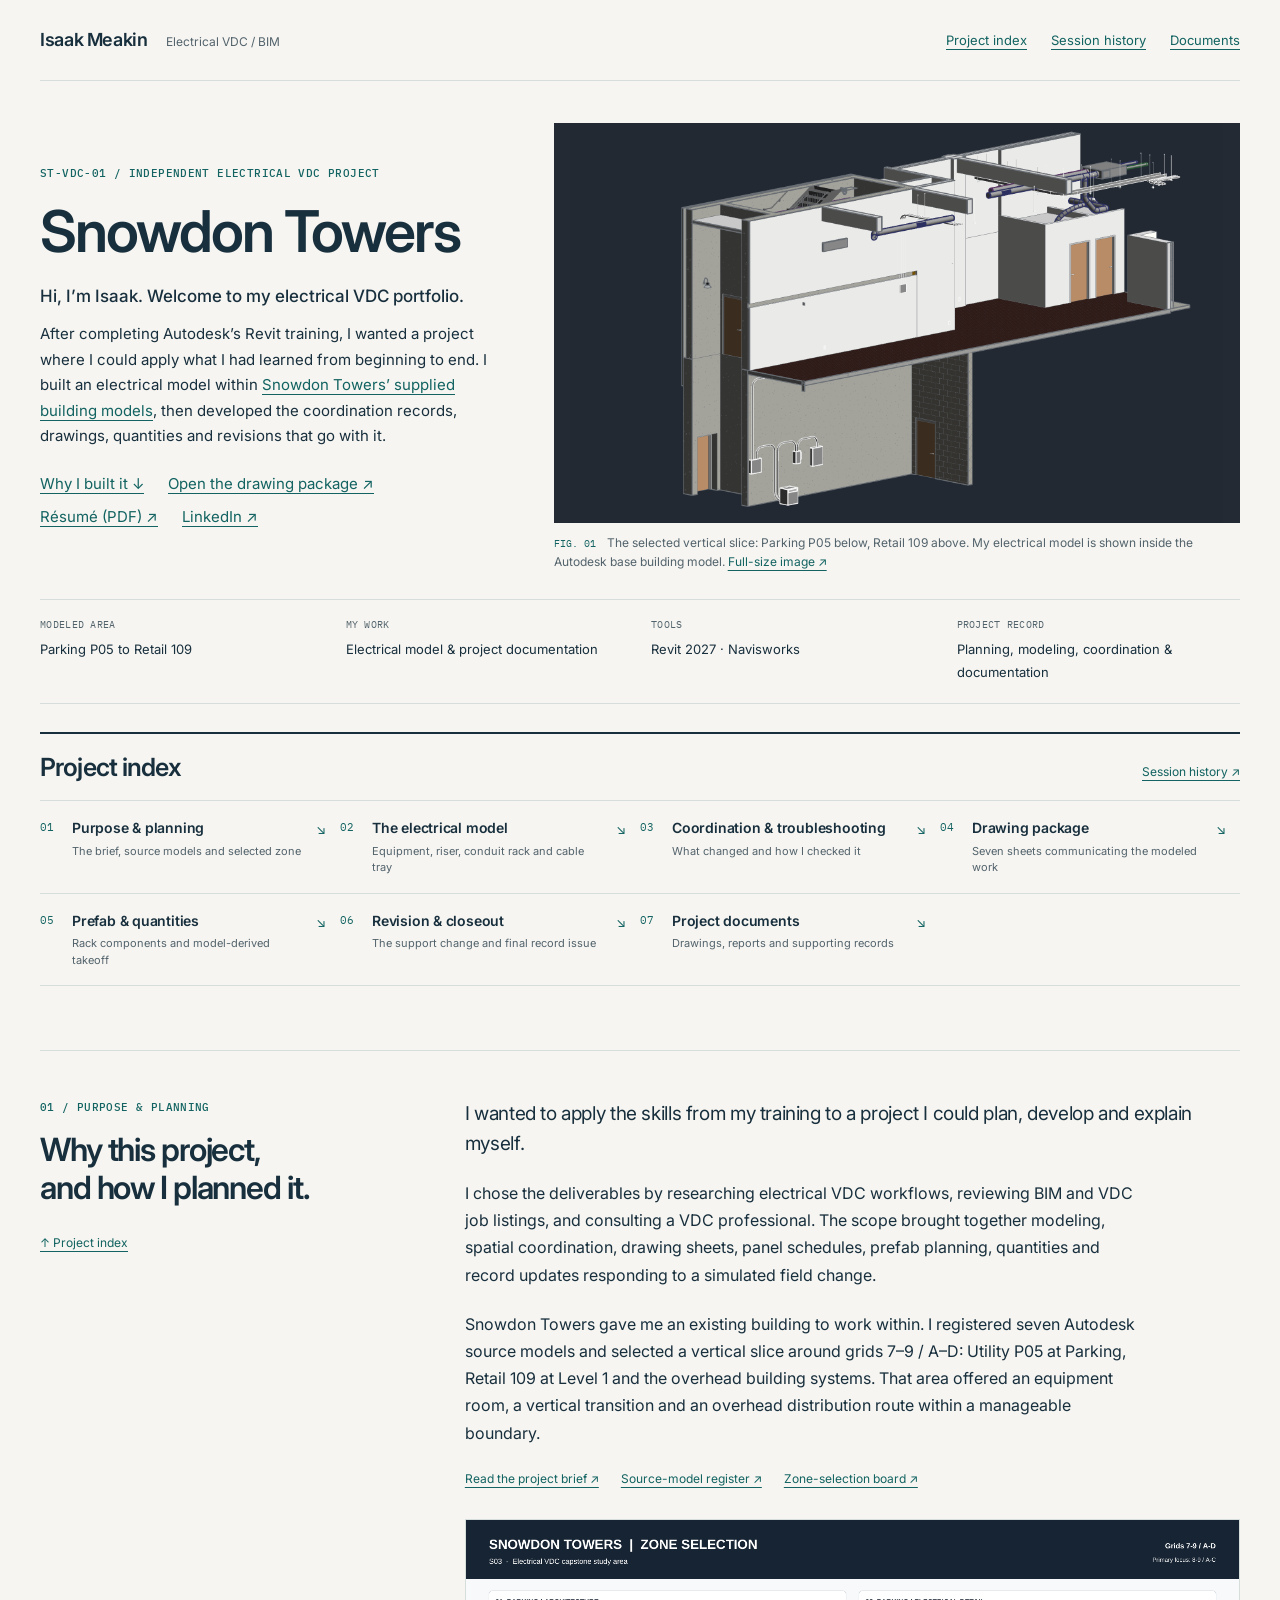
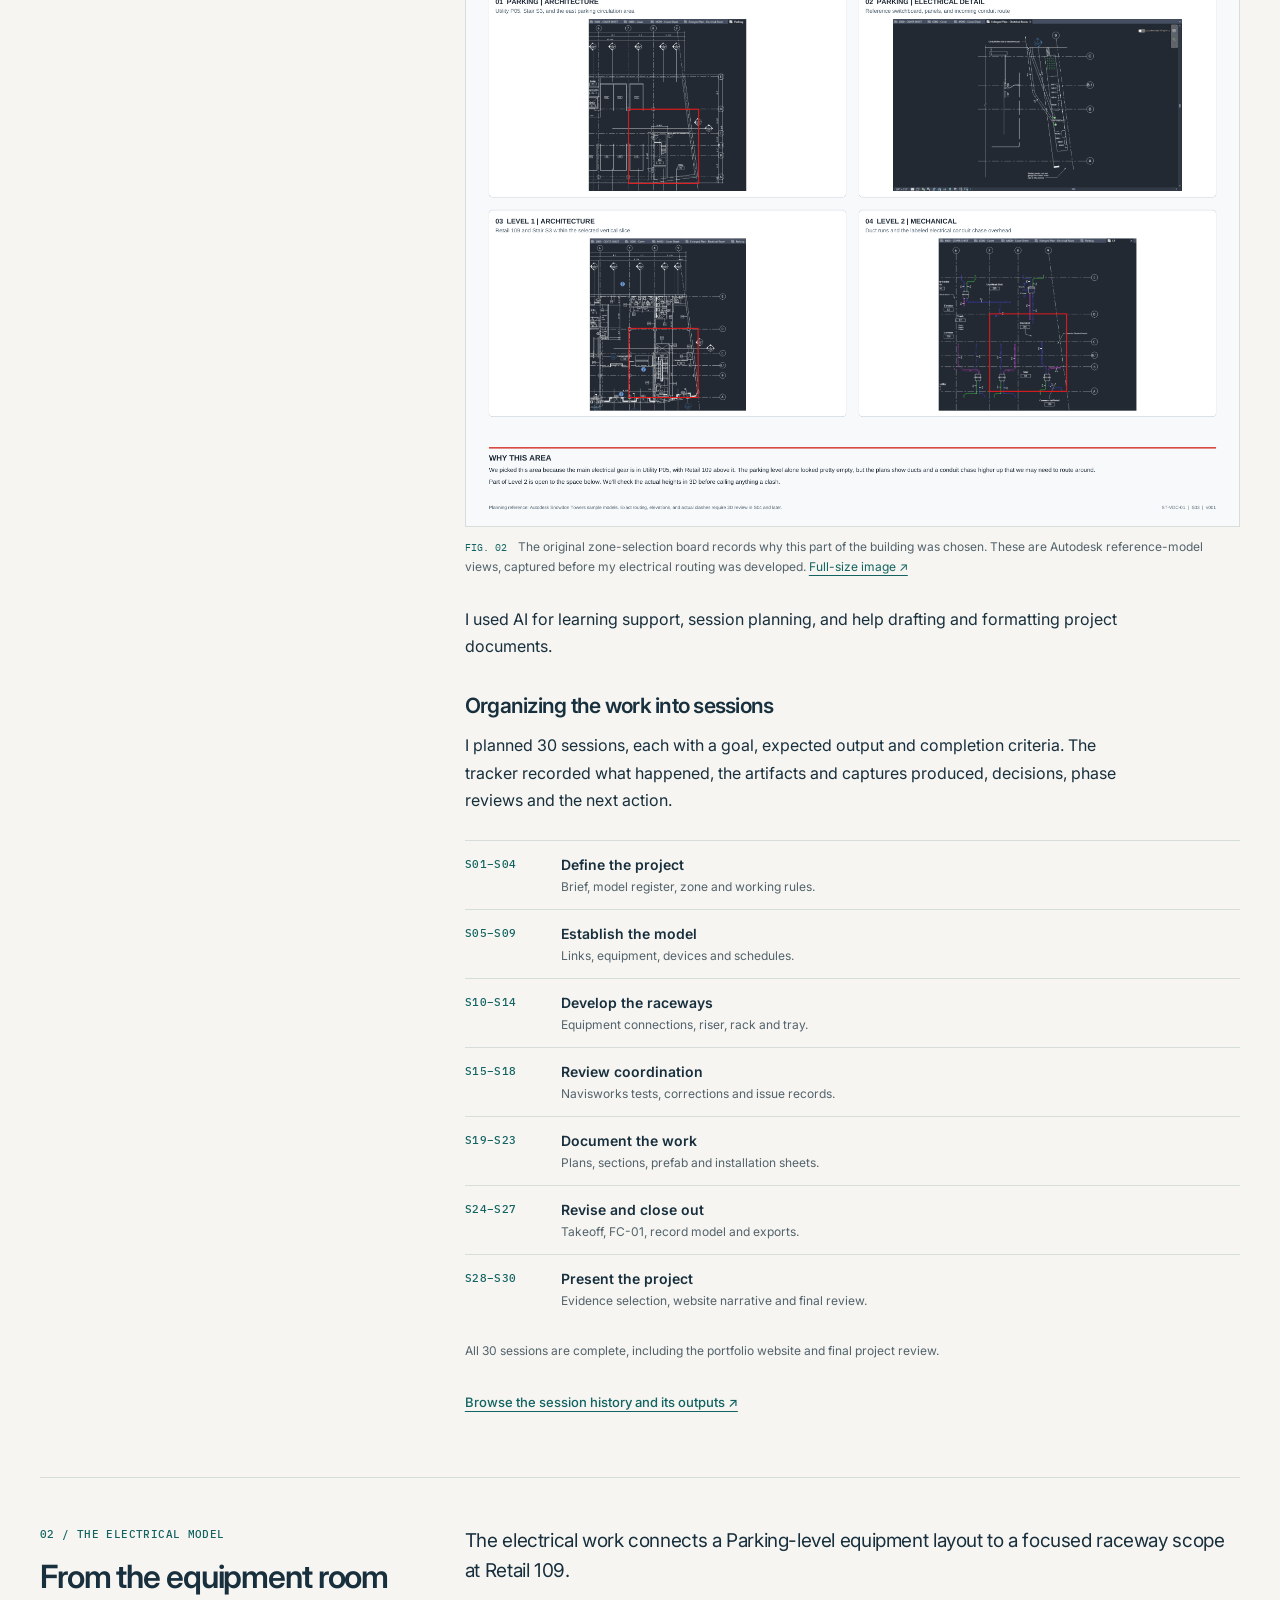
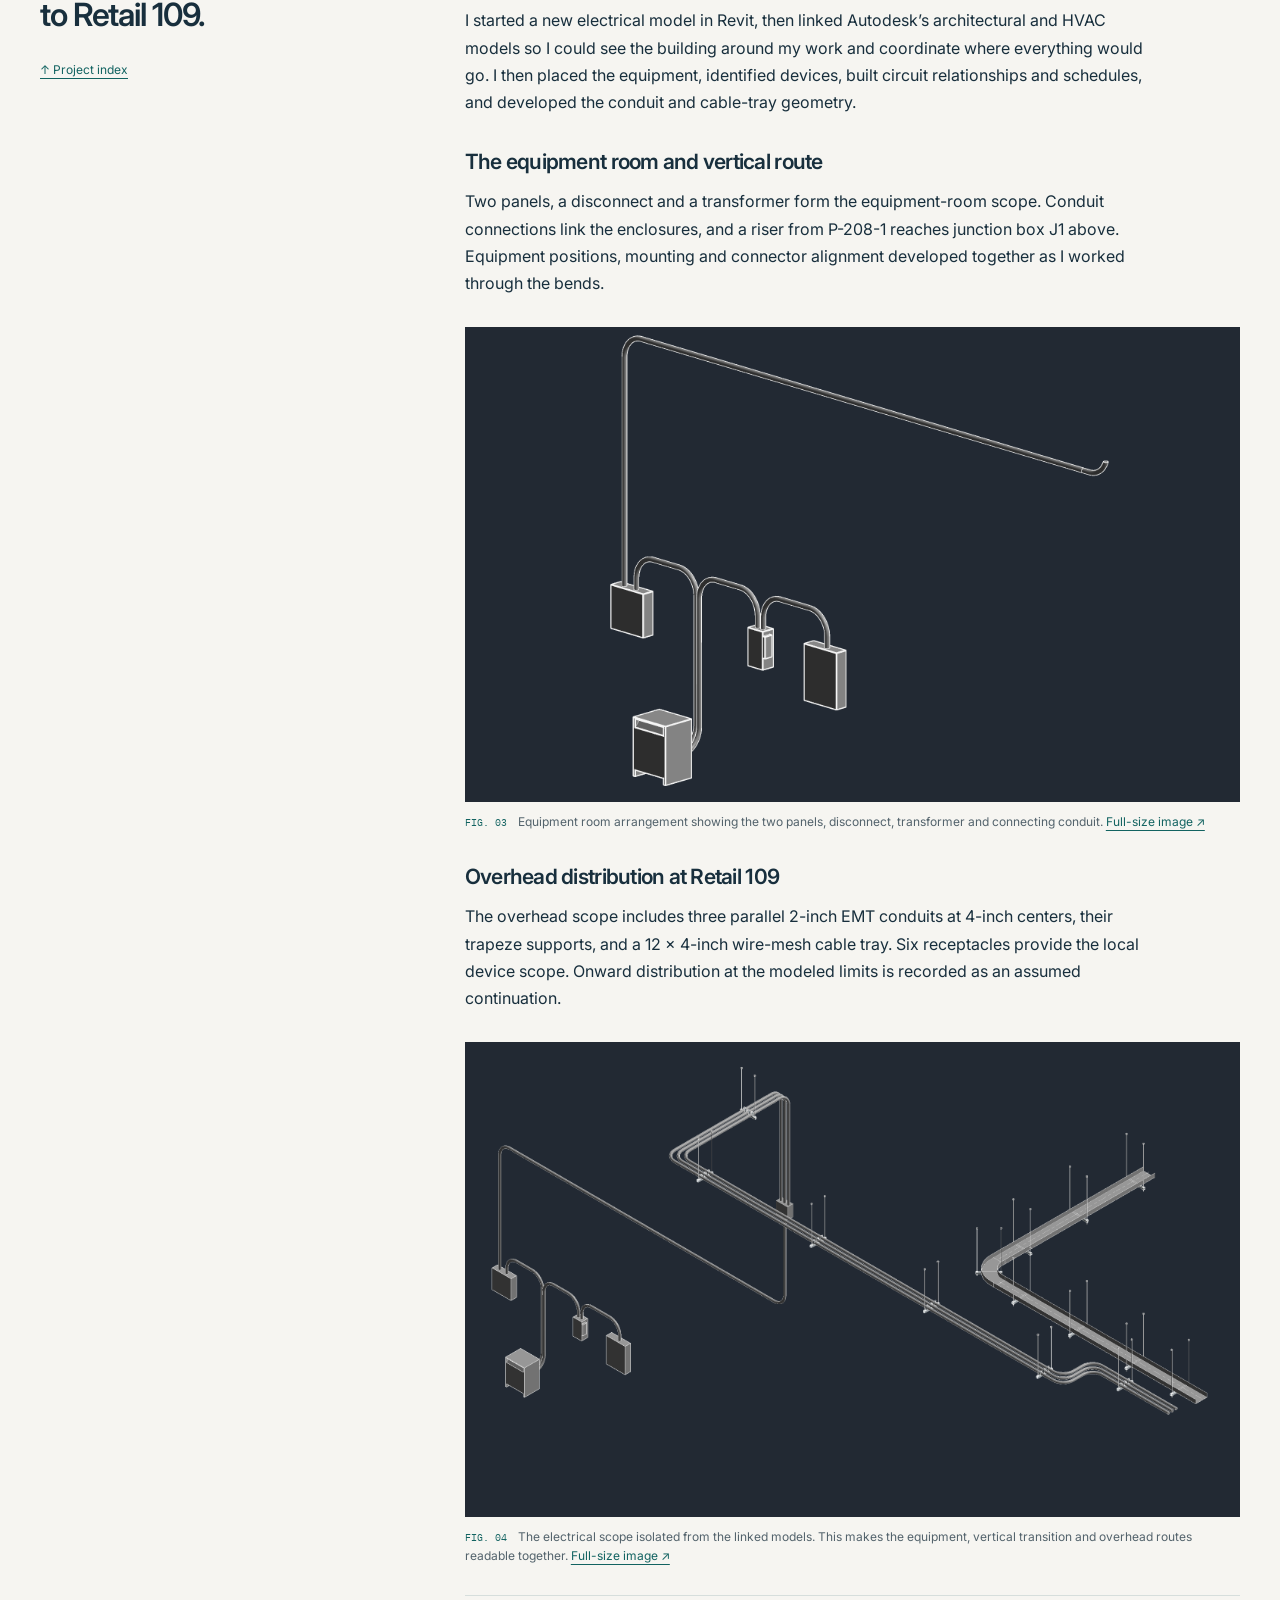
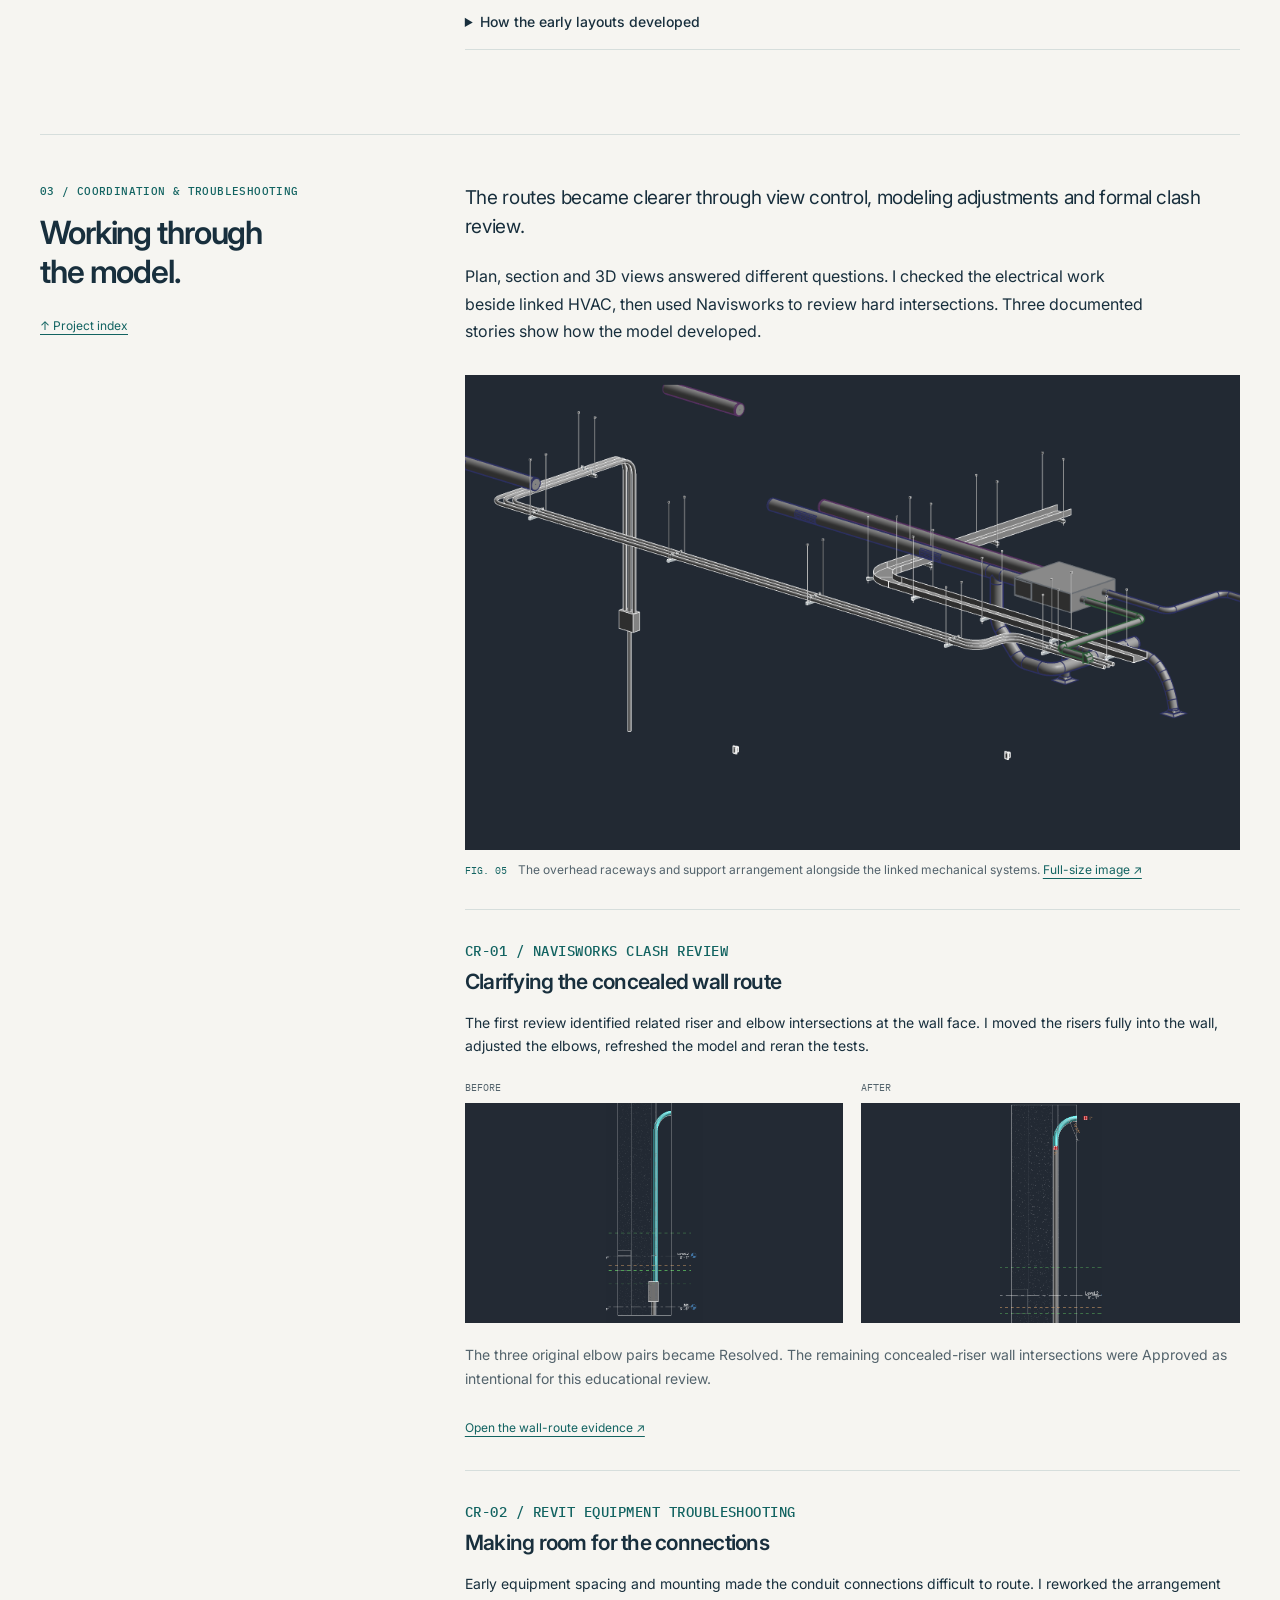
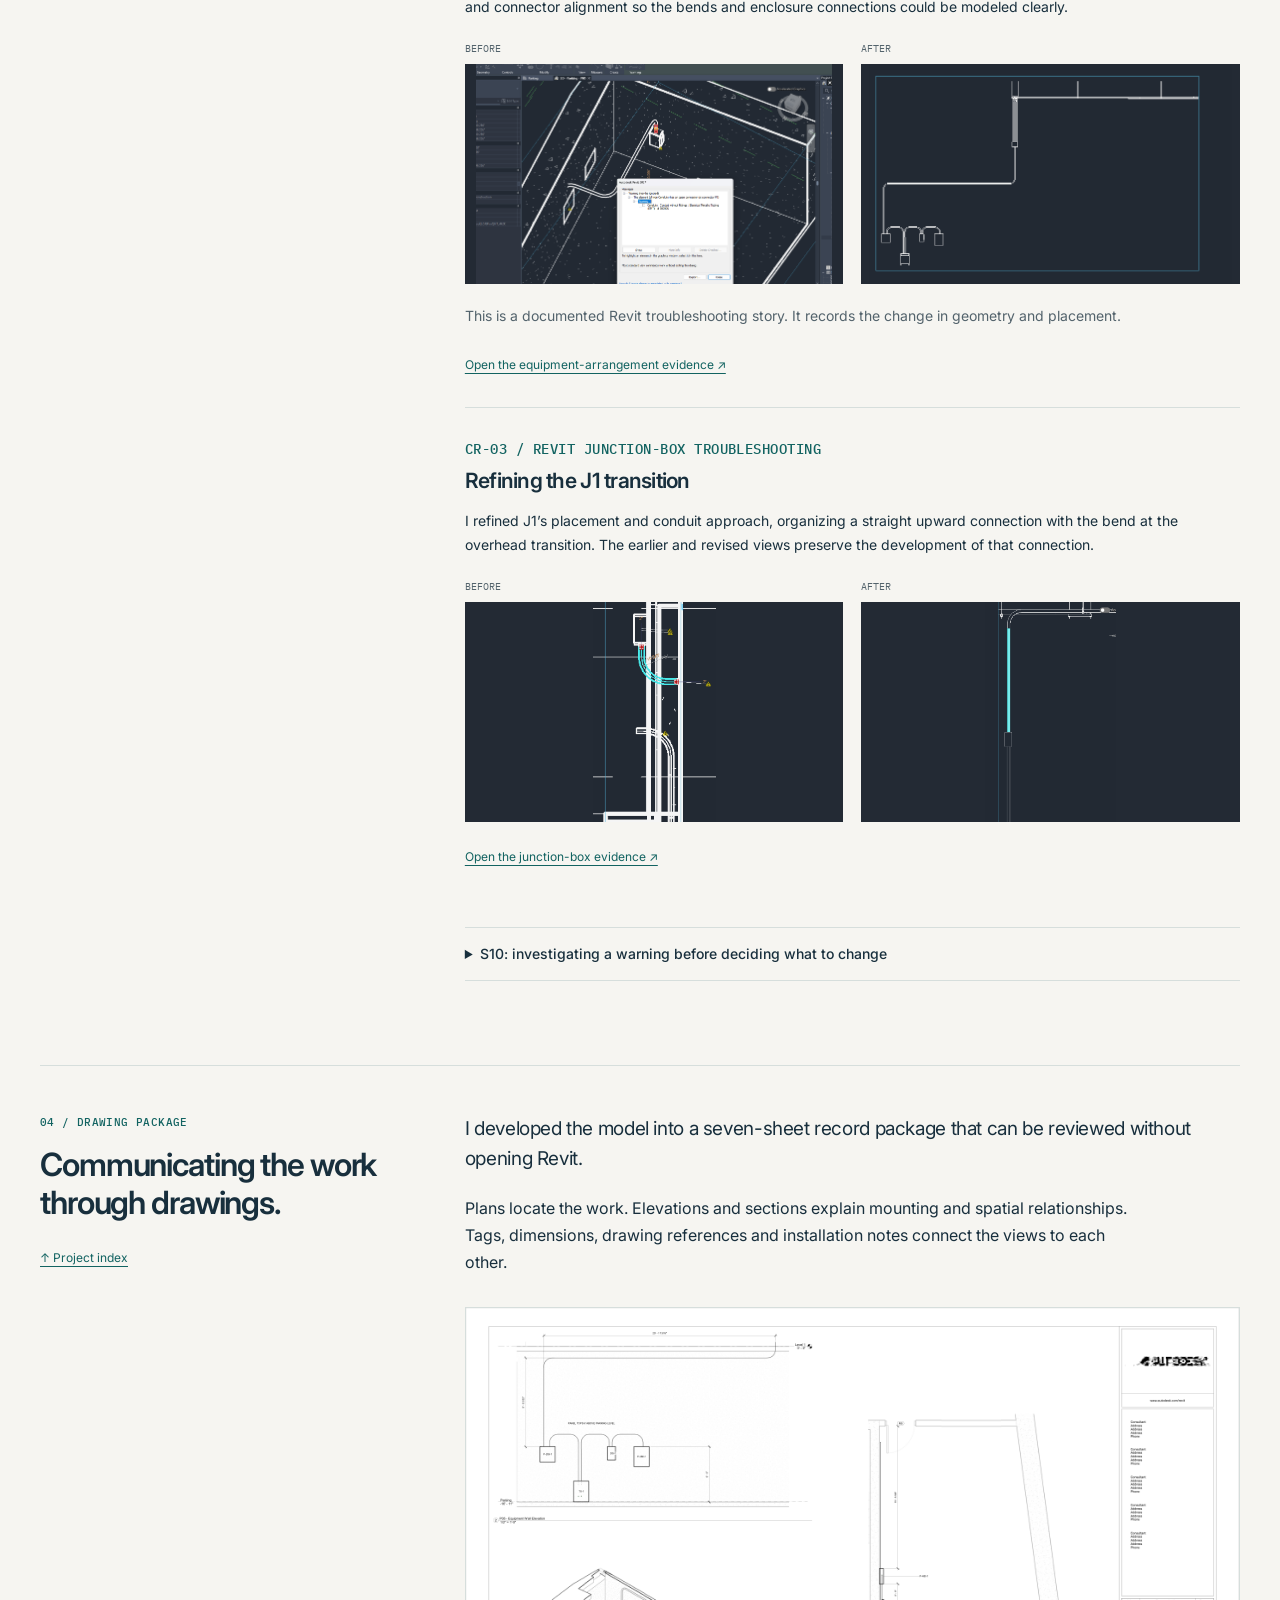
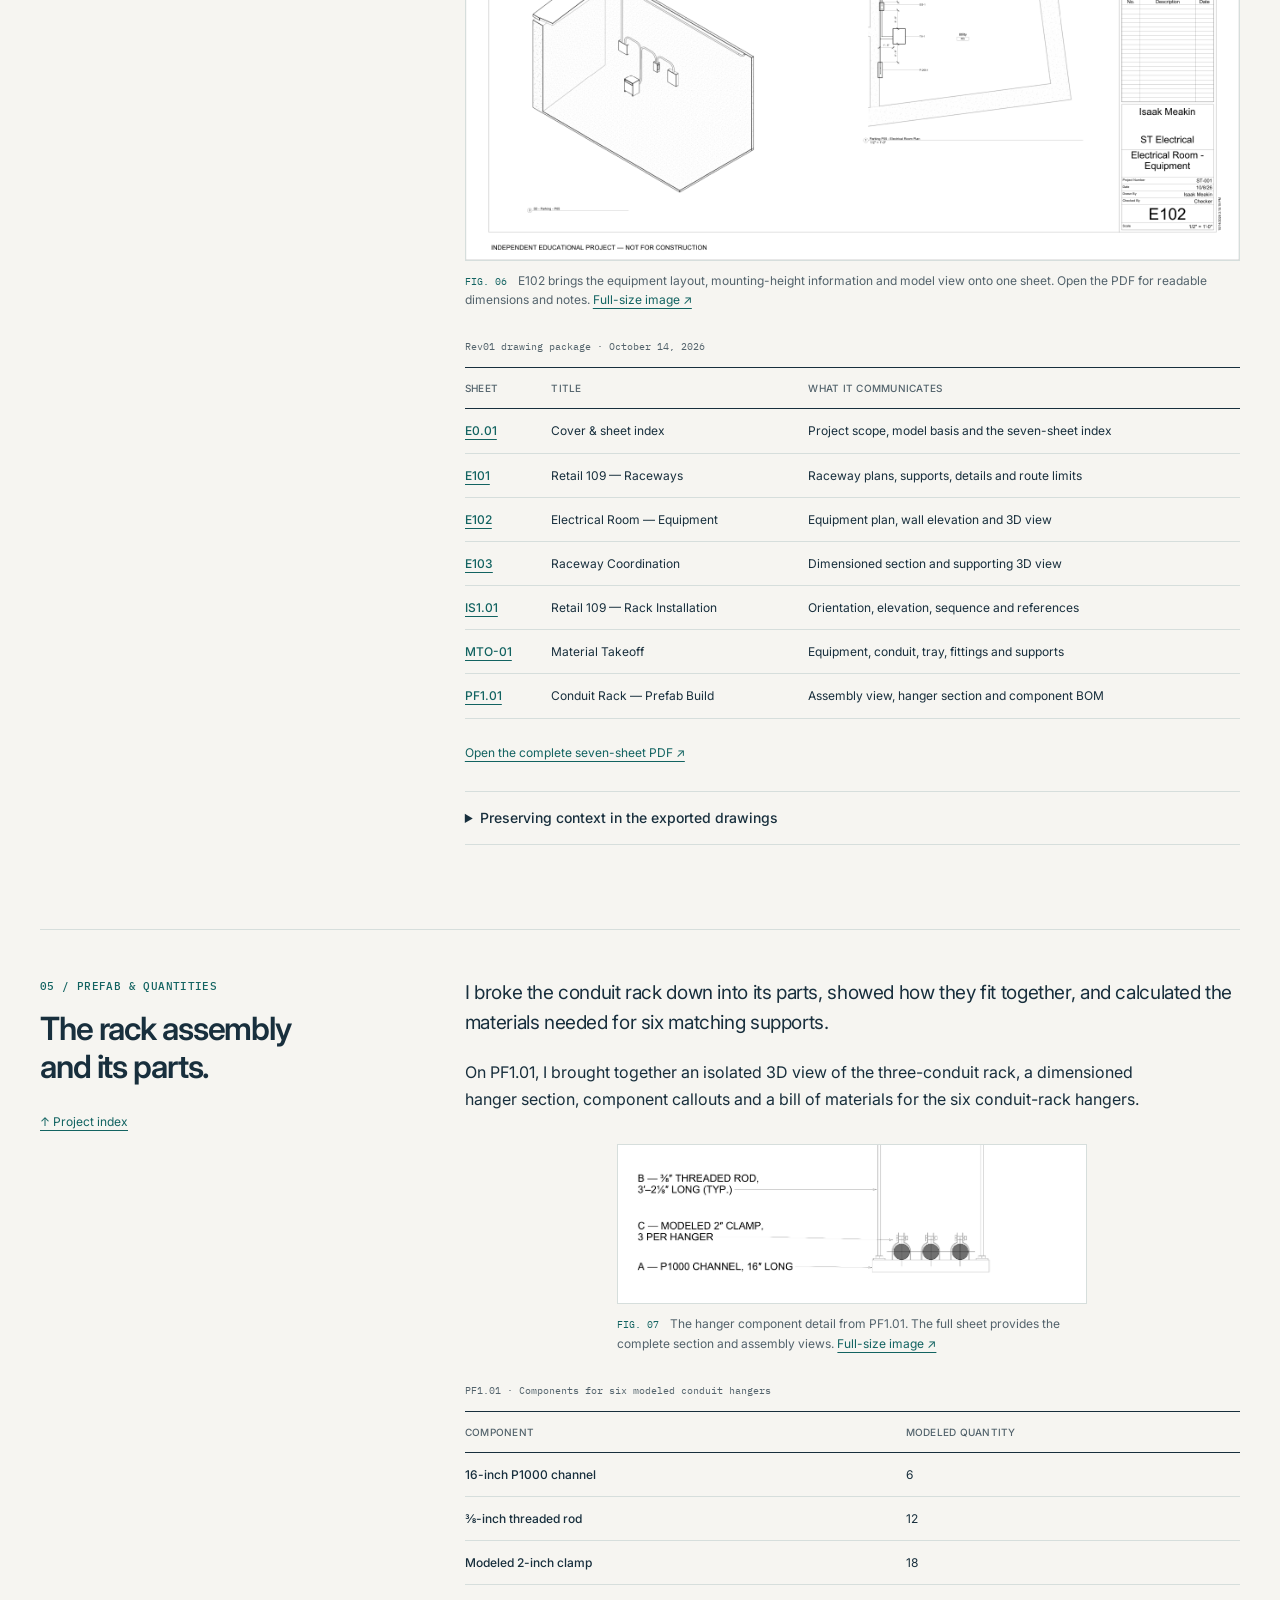
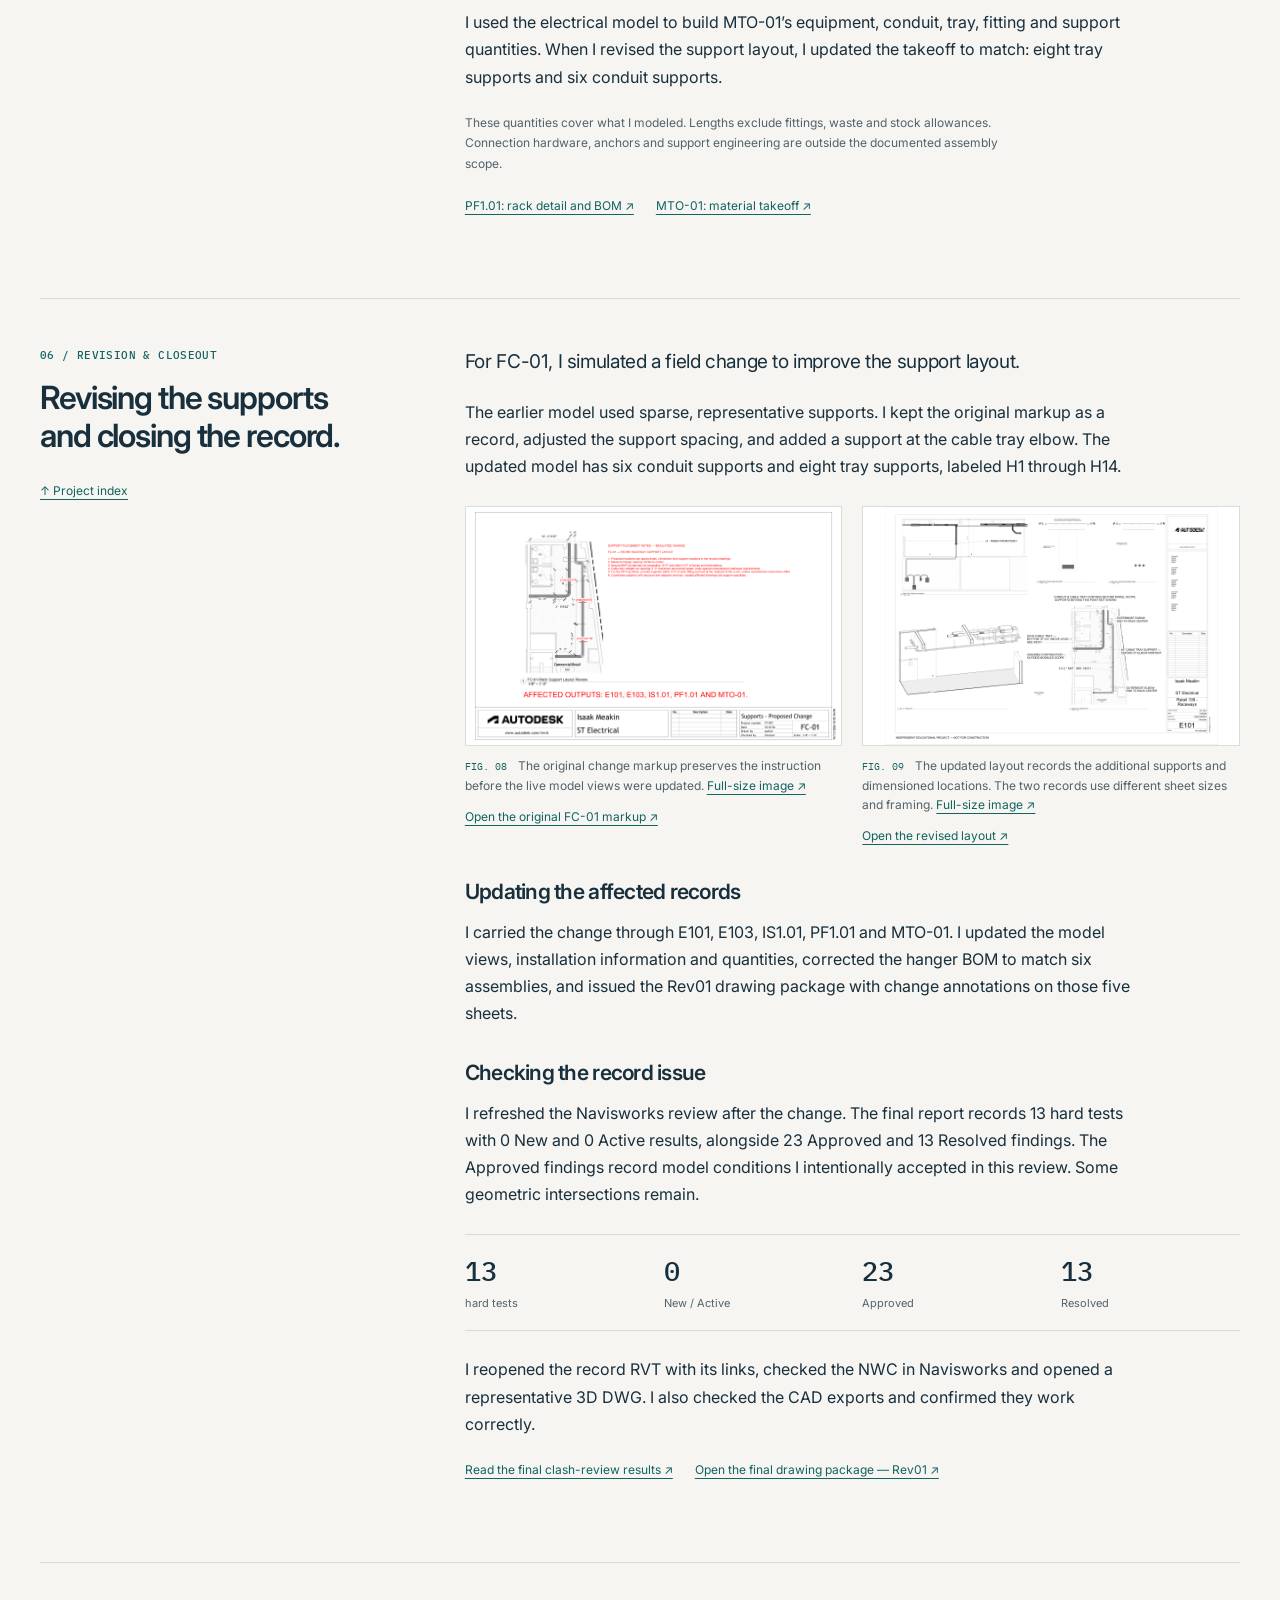
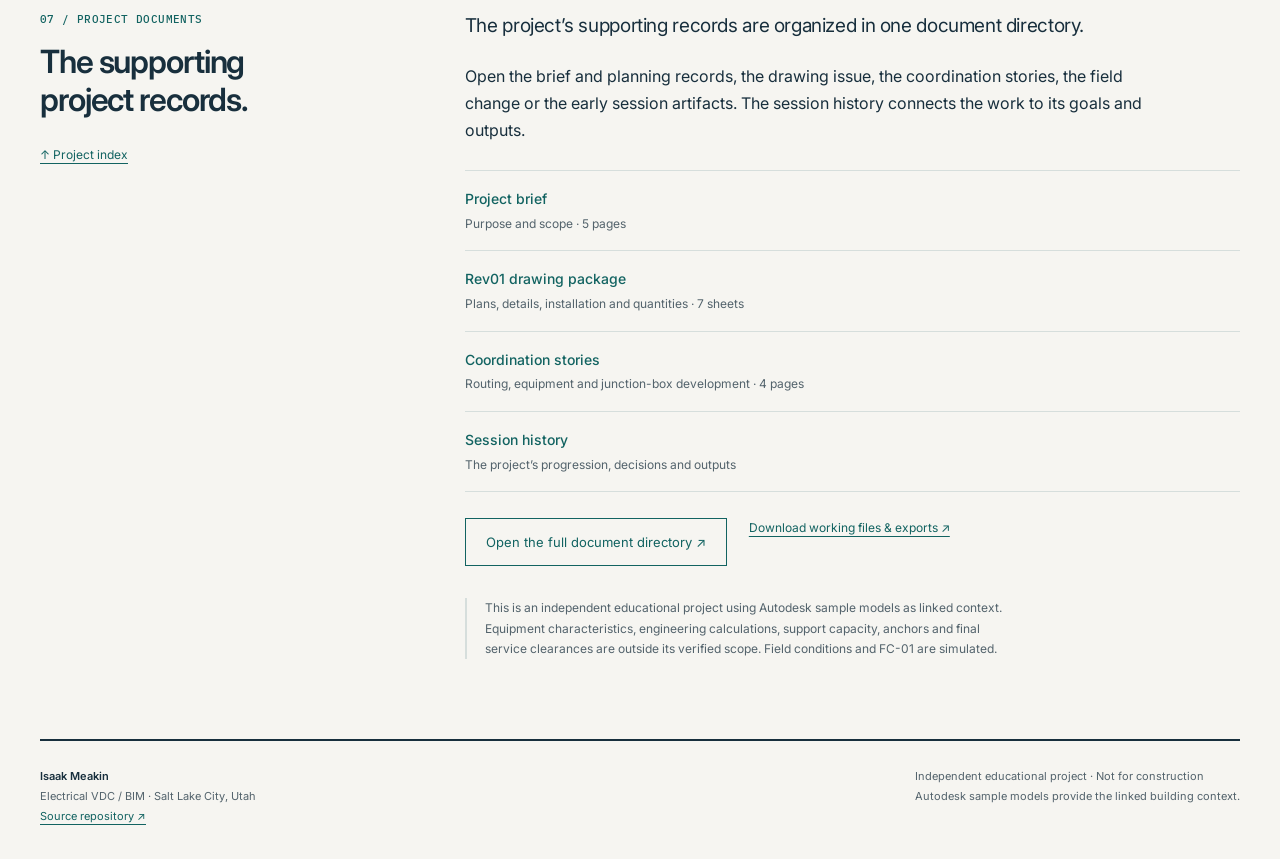
<file: index.html>
<!doctype html>
<html lang="en"><head><meta charset="utf-8"><meta name="viewport" content="width=device-width, initial-scale=1"><meta name="theme-color" content="#F6F5F1"><meta name="description" content="Isaak Meakin’s Snowdon Towers electrical VDC project: purpose, planning, model development, coordination, drawings, prefab, quantities and revision closeout."><title>Snowdon Towers · Electrical VDC Portfolio | Isaak Meakin</title><link rel="preconnect" href="https://fonts.googleapis.com"><link rel="preconnect" href="https://fonts.gstatic.com" crossorigin><link href="https://fonts.googleapis.com/css2?family=IBM+Plex+Mono:wght@400;500&amp;family=Inter:wght@400;500;600;700&amp;display=swap" rel="stylesheet"><link rel="stylesheet" href="assets/css/styles.css"></head><body><a class="skip-link" href="#main">Skip to content</a><div class="container"><header class="site-header"><a class="identity" href="./"><strong>Isaak Meakin</strong><span>Electrical VDC / BIM</span></a><nav aria-label="Main navigation"><a href="index.html#project-index">Project index</a><a href="session-history.html">Session history</a><a href="documents.html">Documents</a></nav></header><main id="main"><section class="hero" id="about" aria-labelledby="project-title"><div class="hero-copy"><p class="eyebrow">ST-VDC-01 / Independent electrical VDC project</p><h1 id="project-title">Snowdon Towers</h1><p class="welcome">Hi, I’m Isaak. Welcome to my electrical VDC portfolio.</p><p>After completing Autodesk’s Revit training, I wanted a project where I could apply what I had learned from beginning to end. I built an electrical model within <a href="https://help.autodesk.com/cloudhelp/2025/ENU/Revit-GetStarted/files/GUID-61EF2F22-3A1F-4317-B925-1E85F138BE88.htm">Snowdon Towers’ supplied building models</a>, then developed the coordination records, drawings, quantities and revisions that go with it.</p><p class="hero-links"><a href="#planning">Why I built it ↓</a><a href="assets/documents/drawing-package-rev01.pdf">Open the drawing package ↗</a><a href="assets/documents/isaak-meakin-resume.pdf" target="_blank" rel="noopener noreferrer" aria-label="Open Isaak Meakin’s résumé PDF (opens in a new tab)">Résumé (PDF) ↗</a><a href="https://www.linkedin.com/in/isaak-meakin/" target="_blank" rel="noopener noreferrer" aria-label="View Isaak Meakin’s LinkedIn profile (opens in a new tab)">LinkedIn ↗</a></p></div><figure class="hero-figure"><a class="image-link" href="assets/images/snowdon-project-cutaway.png"><img src="assets/images/snowdon-project-cutaway.png" alt="Building cutaway showing Isaak’s electrical equipment at Parking P05 and the raceways serving Retail 109 above, alongside linked Autodesk architecture and HVAC." width="2048" height="1254" fetchpriority="high"></a><figcaption><span class="figure-id">FIG. 01</span> The selected vertical slice: Parking P05 below, Retail 109 above. My electrical model is shown inside the Autodesk base building model. <a href="assets/images/snowdon-project-cutaway.png">Full-size image ↗</a></figcaption></figure></section>
<dl class="project-facts"><div><dt>Modeled area</dt><dd>Parking P05 to Retail 109</dd></div><div><dt>My work</dt><dd>Electrical model & project documentation</dd></div><div><dt>Tools</dt><dd>Revit 2027 · Navisworks</dd></div><div><dt>Project record</dt><dd>Planning, modeling, coordination &amp; documentation</dd></div></dl>
<nav class="project-index" id="project-index" aria-labelledby="index-title"><div class="section-heading"><h2 id="index-title">Project index</h2><a href="session-history.html">Session history ↗</a></div><div class="index-grid"><a class="index-entry" href="#planning"><span class="index-number">01</span><span><strong>Purpose & planning</strong><span class="index-detail">The brief, source models and selected zone</span></span><span class="index-arrow" aria-hidden="true">↘</span></a><a class="index-entry" href="#model"><span class="index-number">02</span><span><strong>The electrical model</strong><span class="index-detail">Equipment, riser, conduit rack and cable tray</span></span><span class="index-arrow" aria-hidden="true">↘</span></a><a class="index-entry" href="#coordination"><span class="index-number">03</span><span><strong>Coordination & troubleshooting</strong><span class="index-detail">What changed and how I checked it</span></span><span class="index-arrow" aria-hidden="true">↘</span></a><a class="index-entry" href="#drawings"><span class="index-number">04</span><span><strong>Drawing package</strong><span class="index-detail">Seven sheets communicating the modeled work</span></span><span class="index-arrow" aria-hidden="true">↘</span></a><a class="index-entry" href="#prefab"><span class="index-number">05</span><span><strong>Prefab & quantities</strong><span class="index-detail">Rack components and model-derived takeoff</span></span><span class="index-arrow" aria-hidden="true">↘</span></a><a class="index-entry" href="#revision"><span class="index-number">06</span><span><strong>Revision & closeout</strong><span class="index-detail">The support change and final record issue</span></span><span class="index-arrow" aria-hidden="true">↘</span></a><a class="index-entry" href="#deliverables"><span class="index-number">07</span><span><strong>Project documents</strong><span class="index-detail">Drawings, reports and supporting records</span></span><span class="index-arrow" aria-hidden="true">↘</span></a></div></nav><section class="chapter" id="planning" aria-labelledby="planning-title"><div class="chapter-heading"><p class="eyebrow">01 / Purpose & planning</p><h2 id="planning-title">Why this project,<br>and how I planned it.</h2><a class="back-link" href="#project-index">↑ Project index</a></div><div class="chapter-content"><p class="chapter-lead">I wanted to apply the skills from my training to a project I could plan, develop and explain myself.</p><p>I chose the deliverables by researching electrical VDC workflows, reviewing BIM and VDC job listings, and consulting a VDC professional. The scope brought together modeling, spatial coordination, drawing sheets, panel schedules, prefab planning, quantities and record updates responding to a simulated field change.</p><p>Snowdon Towers gave me an existing building to work within. I registered seven Autodesk source models and selected a vertical slice around grids 7–9 / A–D: Utility P05 at Parking, Retail 109 at Level 1 and the overhead building systems. That area offered an equipment room, a vertical transition and an overhead distribution route within a manageable boundary.</p>
<div class="evidence-links"><a class="" href="assets/documents/project-brief.pdf">Read the project brief ↗</a><a class="" href="assets/documents/source-model-register.pdf">Source-model register ↗</a><a class="" href="assets/documents/zone-selection.pdf">Zone-selection board ↗</a></div>
<figure class="paper-figure"><a class="image-link" href="assets/images/zone-selection.png" aria-label="Open full-size image: Four annotated source-model plans locating Parking Utility P05, Retail 109 and the overhead mechanical context."><img src="assets/images/zone-selection.png" alt="Four annotated source-model plans locating Parking Utility P05, Retail 109 and the overhead mechanical context." width="1500" height="1176" loading="lazy"></a><figcaption><span class="figure-id">FIG. 02</span> The original zone-selection board records why this part of the building was chosen. These are Autodesk reference-model views, captured before my electrical routing was developed. <a href="assets/images/zone-selection.png">Full-size image ↗</a></figcaption></figure>
<p>I used AI for learning support, session planning, and help drafting and formatting project documents.</p><h3>Organizing the work into sessions</h3><p>I planned 30 sessions, each with a goal, expected output and completion criteria. The tracker recorded what happened, the artifacts and captures produced, decisions, phase reviews and the next action.</p><ol class="phase-list"><li><span class="record-id">S01–S04</span><strong>Define the project</strong><span>Brief, model register, zone and working rules.</span></li><li><span class="record-id">S05–S09</span><strong>Establish the model</strong><span>Links, equipment, devices and schedules.</span></li><li><span class="record-id">S10–S14</span><strong>Develop the raceways</strong><span>Equipment connections, riser, rack and tray.</span></li><li><span class="record-id">S15–S18</span><strong>Review coordination</strong><span>Navisworks tests, corrections and issue records.</span></li><li><span class="record-id">S19–S23</span><strong>Document the work</strong><span>Plans, sections, prefab and installation sheets.</span></li><li><span class="record-id">S24–S27</span><strong>Revise and close out</strong><span>Takeoff, FC-01, record model and exports.</span></li><li><span class="record-id">S28–S30</span><strong>Present the project</strong><span>Evidence selection, website narrative and final review.</span></li></ol><p class="small-note">All 30 sessions are complete, including the portfolio website and final project review.</p><a class="text-link" href="session-history.html">Browse the session history and its outputs ↗</a></div></section><section class="chapter" id="model" aria-labelledby="model-title"><div class="chapter-heading"><p class="eyebrow">02 / The electrical model</p><h2 id="model-title">From the equipment room<br>to Retail 109.</h2><a class="back-link" href="#project-index">↑ Project index</a></div><div class="chapter-content"><p class="chapter-lead">The electrical work connects a Parking-level equipment layout to a focused raceway scope at Retail 109.</p><p>I started a new electrical model in Revit, then linked Autodesk’s architectural and HVAC models so I could see the building around my work and coordinate where everything would go. I then placed the equipment, identified devices, built circuit relationships and schedules, and developed the conduit and cable-tray geometry.</p>
<h3>The equipment room and vertical route</h3><p>Two panels, a disconnect and a transformer form the equipment-room scope. Conduit connections link the enclosures, and a riser from P-208-1 reaches junction box J1 above. Equipment positions, mounting and connector alignment developed together as I worked through the bends.</p>
<figure class=""><a class="image-link" href="assets/images/snowdon-equipment-room.png" aria-label="Open full-size image: Equipment room arrangement showing two panels, a disconnect, a transformer and connecting conduit."><img src="assets/images/snowdon-equipment-room.png" alt="Equipment room arrangement showing two panels, a disconnect, a transformer and connecting conduit." width="2048" height="1254" loading="lazy"></a><figcaption><span class="figure-id">FIG. 03</span> Equipment room arrangement showing the two panels, disconnect, transformer and connecting conduit. <a href="assets/images/snowdon-equipment-room.png">Full-size image ↗</a></figcaption></figure>
<h3>Overhead distribution at Retail 109</h3><p>The overhead scope includes three parallel 2-inch EMT conduits at 4-inch centers, their trapeze supports, and a 12 × 4-inch wire-mesh cable tray. Six receptacles provide the local device scope. Onward distribution at the modeled limits is recorded as an assumed continuation.</p>
<figure class=""><a class="image-link" href="assets/images/snowdon-electrical-overview.png" aria-label="Open full-size image: Electrical-only view showing equipment connections, the vertical riser, junction box, parallel conduits, cable tray and supports."><img src="assets/images/snowdon-electrical-overview.png" alt="Electrical-only view showing equipment connections, the vertical riser, junction box, parallel conduits, cable tray and supports." width="2048" height="1254" loading="lazy"></a><figcaption><span class="figure-id">FIG. 04</span> The electrical scope isolated from the linked models. This makes the equipment, vertical transition and overhead routes readable together. <a href="assets/images/snowdon-electrical-overview.png">Full-size image ↗</a></figcaption></figure>
<details class="record-detail"><summary>How the early layouts developed</summary><p>The S07 equipment record captures the initial placement. S08 records six receptacles and two junction boxes. The scope changed to one junction box in S10, and the later model and drawings reflect that decision.</p><div class="evidence-links"><a class="" href="assets/documents/s07-equipment-layout.pdf">S07 equipment layout ↗</a><a class="" href="assets/documents/s08-device-layout.pdf">S08 device layout ↗</a><a class="" href="assets/documents/s10-primary-conduit-layout.pdf">S10 routing milestone ↗</a></div></details></div></section><section class="chapter" id="coordination" aria-labelledby="coordination-title"><div class="chapter-heading"><p class="eyebrow">03 / Coordination & troubleshooting</p><h2 id="coordination-title">Working through<br>the model.</h2><a class="back-link" href="#project-index">↑ Project index</a></div><div class="chapter-content"><p class="chapter-lead">The routes became clearer through view control, modeling adjustments and formal clash review.</p><p>Plan, section and 3D views answered different questions. I checked the electrical work beside linked HVAC, then used Navisworks to review hard intersections. Three documented stories show how the model developed.</p>
<figure class=""><a class="image-link" href="assets/images/snowdon-retail-coordination.png" aria-label="Open full-size image: Retail 109 conduit rack, cable tray and their hangers beside linked HVAC."><img src="assets/images/snowdon-retail-coordination.png" alt="Retail 109 conduit rack, cable tray and their hangers beside linked HVAC." width="2048" height="1254" loading="lazy"></a><figcaption><span class="figure-id">FIG. 05</span> The overhead raceways and support arrangement alongside the linked mechanical systems. <a href="assets/images/snowdon-retail-coordination.png">Full-size image ↗</a></figcaption></figure>
<article class="issue-story"><p class="eyebrow">CR-01 / Navisworks clash review</p><h3>Clarifying the concealed wall route</h3><p>The first review identified related riser and elbow intersections at the wall face. I moved the risers fully into the wall, adjusted the elbows, refreshed the model and reran the tests.</p><div class="before-after"><figure><p class="comparison-label">Before</p><a class="image-link" href="assets/images/issue-1-before.png"><img src="assets/images/issue-1-before.png" alt="Earlier riser and elbow route overlapping the wall face." loading="lazy"></a></figure><figure><p class="comparison-label">After</p><a class="image-link" href="assets/images/issue-1-after.png"><img src="assets/images/issue-1-after.png" alt="Repositioned riser and upper bend, showing the revised concealed route." loading="lazy"></a></figure></div><p class="small-note">The three original elbow pairs became Resolved. The remaining concealed-riser wall intersections were Approved as intentional for this educational review.</p><a class="" href="assets/documents/coordination-stories.pdf#page=2">Open the wall-route evidence ↗</a></article>
<article class="issue-story"><p class="eyebrow">CR-02 / Revit equipment troubleshooting</p><h3>Making room for the connections</h3><p>Early equipment spacing and mounting made the conduit connections difficult to route. I reworked the arrangement and connector alignment so the bends and enclosure connections could be modeled clearly.</p><div class="before-after"><figure><p class="comparison-label">Before</p><a class="image-link" href="assets/images/issue-2-before.png"><img src="assets/images/issue-2-before.png" alt="Early equipment connection trial with an open-connector warning." loading="lazy"></a></figure><figure><p class="comparison-label">After</p><a class="image-link" href="assets/images/issue-2-after.png"><img src="assets/images/issue-2-after.png" alt="Revised equipment arrangement with organized conduit connections." loading="lazy"></a></figure></div><p class="small-note">This is a documented Revit troubleshooting story. It records the change in geometry and placement.</p><a class="" href="assets/documents/coordination-stories.pdf#page=3">Open the equipment-arrangement evidence ↗</a></article>
<article class="issue-story"><p class="eyebrow">CR-03 / Revit junction-box troubleshooting</p><h3>Refining the J1 transition</h3><p>I refined J1’s placement and conduit approach, organizing a straight upward connection with the bend at the overhead transition. The earlier and revised views preserve the development of that connection.</p><div class="before-after"><figure><p class="comparison-label">Before</p><a class="image-link" href="assets/images/issue-3-before.png"><img src="assets/images/issue-3-before.png" alt="Earlier junction-box and elbow connection during routing development." loading="lazy"></a></figure><figure><p class="comparison-label">After</p><a class="image-link" href="assets/images/issue-3-after.png"><img src="assets/images/issue-3-after.png" alt="Revised straight top connection from J1 to the upper bend." loading="lazy"></a></figure></div><a class="" href="assets/documents/coordination-stories.pdf#page=4">Open the junction-box evidence ↗</a></article>
<details class="record-detail"><summary>S10: investigating a warning before deciding what to change</summary><p>The route was initially obscured by linked models, and section-box clipping made some elements appear to protrude. I isolated the electrical work, compared selected-segment properties and their reference levels, and checked the junction-box family and warning list. Two warnings identified unused family ports, which I recorded as accepted for that milestone.</p><div class="evidence-links"><a class="" href="assets/documents/s10-primary-conduit-layout.pdf">S10 routing and warning record ↗</a><a class="" href="assets/documents/s10-portfolio-highlight.md">S10 learning notes (Markdown) ↗</a></div></details></div></section><section class="chapter" id="drawings" aria-labelledby="drawings-title"><div class="chapter-heading"><p class="eyebrow">04 / Drawing package</p><h2 id="drawings-title">Communicating the work<br>through drawings.</h2><a class="back-link" href="#project-index">↑ Project index</a></div><div class="chapter-content"><p class="chapter-lead">I developed the model into a seven-sheet record package that can be reviewed without opening Revit.</p><p>Plans locate the work. Elevations and sections explain mounting and spatial relationships. Tags, dimensions, drawing references and installation notes connect the views to each other.</p>
<figure class="paper-figure"><a class="image-link" href="assets/images/equipment-sheet-e102.png" aria-label="Open full-size image: E102 equipment sheet with a Parking plan, equipment-wall elevation, equipment tags and a 3D view."><img src="assets/images/equipment-sheet-e102.png" alt="E102 equipment sheet with a Parking plan, equipment-wall elevation, equipment tags and a 3D view." width="1800" height="1286" loading="lazy"></a><figcaption><span class="figure-id">FIG. 06</span> E102 brings the equipment layout, mounting-height information and model view onto one sheet. Open the PDF for readable dimensions and notes. <a href="assets/images/equipment-sheet-e102.png">Full-size image ↗</a></figcaption></figure>
<div class="table-scroll"><table><caption>Rev01 drawing package · October 14, 2026</caption><thead><tr><th scope="col">Sheet</th><th scope="col">Title</th><th scope="col">What it communicates</th></tr></thead><tbody><tr><th scope="row"><a class="" href="assets/documents/drawing-package-rev01.pdf#page=1">E0.01</a></th><td>Cover & sheet index</td><td>Project scope, model basis and the seven-sheet index</td></tr><tr><th scope="row"><a class="" href="assets/documents/drawing-package-rev01.pdf#page=2">E101</a></th><td>Retail 109 — Raceways</td><td>Raceway plans, supports, details and route limits</td></tr><tr><th scope="row"><a class="" href="assets/documents/drawing-package-rev01.pdf#page=3">E102</a></th><td>Electrical Room — Equipment</td><td>Equipment plan, wall elevation and 3D view</td></tr><tr><th scope="row"><a class="" href="assets/documents/drawing-package-rev01.pdf#page=4">E103</a></th><td>Raceway Coordination</td><td>Dimensioned section and supporting 3D view</td></tr><tr><th scope="row"><a class="" href="assets/documents/drawing-package-rev01.pdf#page=5">IS1.01</a></th><td>Retail 109 — Rack Installation</td><td>Orientation, elevation, sequence and references</td></tr><tr><th scope="row"><a class="" href="assets/documents/drawing-package-rev01.pdf#page=6">MTO-01</a></th><td>Material Takeoff</td><td>Equipment, conduit, tray, fittings and supports</td></tr><tr><th scope="row"><a class="" href="assets/documents/drawing-package-rev01.pdf#page=7">PF1.01</a></th><td>Conduit Rack — Prefab Build</td><td>Assembly view, hanger section and component BOM</td></tr></tbody></table></div><div class="evidence-links"><a class="" href="assets/documents/drawing-package-rev01.pdf">Open the complete seven-sheet PDF ↗</a></div><details class="record-detail"><summary>Preserving context in the exported drawings</summary><p>The first native PDF export omitted linked architectural and HVAC content. I checked the exported sheets, used Print to PDF to restore that context, and reviewed the resulting package. The final issue retains the building references needed to understand the electrical work.</p></details></div></section><section class="chapter" id="prefab" aria-labelledby="prefab-title"><div class="chapter-heading"><p class="eyebrow">05 / Prefab & quantities</p><h2 id="prefab-title">The rack assembly<br>and its parts.</h2><a class="back-link" href="#project-index">↑ Project index</a></div><div class="chapter-content"><p class="chapter-lead">I broke the conduit rack down into its parts, showed how they fit together, and calculated the materials needed for six matching supports.</p><p>On PF1.01, I brought together an isolated 3D view of the three-conduit rack, a dimensioned hanger section, component callouts and a bill of materials for the six conduit-rack hangers.</p>
<figure class="paper-figure"><a class="image-link" href="assets/images/prefab-hanger-section.png" aria-label="Open full-size image: Dimensioned hanger section from PF1.01 showing three conduits, the channel, threaded rods and component callouts."><img src="assets/images/prefab-hanger-section.png" alt="Dimensioned hanger section from PF1.01 showing three conduits, the channel, threaded rods and component callouts." width="2070" height="702" loading="lazy"></a><figcaption><span class="figure-id">FIG. 07</span> The hanger component detail from PF1.01. The full sheet provides the complete section and assembly views. <a href="assets/images/prefab-hanger-section.png">Full-size image ↗</a></figcaption></figure>
<div class="table-scroll"><table><caption>PF1.01 · Components for six modeled conduit hangers</caption><thead><tr><th scope="col">Component</th><th scope="col">Modeled quantity</th></tr></thead><tbody><tr><th scope="row">16-inch P1000 channel</th><td>6</td></tr><tr><th scope="row">⅜-inch threaded rod</th><td>12</td></tr><tr><th scope="row">Modeled 2-inch clamp</th><td>18</td></tr></tbody></table></div>
<p>I used the electrical model to build MTO-01’s equipment, conduit, tray, fitting and support quantities. When I revised the support layout, I updated the takeoff to match: eight tray supports and six conduit supports.</p><p class="small-note">These quantities cover what I modeled. Lengths exclude fittings, waste and stock allowances. Connection hardware, anchors and support engineering are outside the documented assembly scope.</p><div class="evidence-links"><a class="" href="assets/documents/drawing-package-rev01.pdf#page=7">PF1.01: rack detail and BOM ↗</a><a class="" href="assets/documents/drawing-package-rev01.pdf#page=6">MTO-01: material takeoff ↗</a></div></div></section><section class="chapter" id="revision" aria-labelledby="revision-title"><div class="chapter-heading"><p class="eyebrow">06 / Revision & closeout</p><h2 id="revision-title">Revising the supports<br>and closing the record.</h2><a class="back-link" href="#project-index">↑ Project index</a></div><div class="chapter-content"><p class="chapter-lead">For FC-01, I simulated a field change to improve the support layout.</p><p>The earlier model used sparse, representative supports. I kept the original markup as a record, adjusted the support spacing, and added a support at the cable tray elbow. The updated model has six conduit supports and eight tray supports, labeled H1 through H14.</p><div class="revision-pair"><div><figure class="paper-figure"><a class="image-link" href="assets/images/fc01-original-markup.png" aria-label="Open full-size image: Original FC-01 markup proposing additional raceway supports and defining the simulated change."><img src="assets/images/fc01-original-markup.png" alt="Original FC-01 markup proposing additional raceway supports and defining the simulated change." width="1500" height="971" loading="lazy"></a><figcaption><span class="figure-id">FIG. 08</span> The original change markup preserves the instruction before the live model views were updated. <a href="assets/images/fc01-original-markup.png">Full-size image ↗</a></figcaption></figure><a class="" href="assets/documents/fc01-original-markup.pdf">Open the original FC-01 markup ↗</a></div><div><figure class="paper-figure"><a class="image-link" href="assets/images/fc01-revised-layout.png" aria-label="Open full-size image: Revised E101 sheet showing the updated support layout, dimensions and a 45-degree support at the cable-tray elbow."><img src="assets/images/fc01-revised-layout.png" alt="Revised E101 sheet showing the updated support layout, dimensions and a 45-degree support at the cable-tray elbow." width="1500" height="1072" loading="lazy"></a><figcaption><span class="figure-id">FIG. 09</span> The updated layout records the additional supports and dimensioned locations. The two records use different sheet sizes and framing. <a href="assets/images/fc01-revised-layout.png">Full-size image ↗</a></figcaption></figure><a class="" href="assets/documents/fc01-revised-layout.pdf">Open the revised layout ↗</a></div></div>
<h3>Updating the affected records</h3><p>I carried the change through E101, E103, IS1.01, PF1.01 and MTO-01. I updated the model views, installation information and quantities, corrected the hanger BOM to match six assemblies, and issued the Rev01 drawing package with change annotations on those five sheets.</p>
<h3>Checking the record issue</h3><p>I refreshed the Navisworks review after the change. The final report records 13 hard tests with 0 New and 0 Active results, alongside 23 Approved and 13 Resolved findings. The Approved findings record model conditions I intentionally accepted in this review. Some geometric intersections remain.</p><div class="review-results"><span><strong>13</strong> hard tests</span><span><strong>0</strong> New / Active</span><span><strong>23</strong> Approved</span><span><strong>13</strong> Resolved</span></div><p>I reopened the record RVT with its links, checked the NWC in Navisworks and opened a representative 3D DWG. I also checked the CAD exports and confirmed they work correctly.</p><div class="evidence-links"><a href="clash-review.html">Read the final clash-review results ↗</a><a class="" href="assets/documents/drawing-package-rev01.pdf">Open the final drawing package — Rev01 ↗</a></div></div></section><section class="chapter" id="deliverables" aria-labelledby="deliverables-title"><div class="chapter-heading"><p class="eyebrow">07 / Project documents</p><h2 id="deliverables-title">The supporting<br>project records.</h2><a class="back-link" href="#project-index">↑ Project index</a></div><div class="chapter-content"><p class="chapter-lead">The project’s supporting records are organized in one document directory.</p><p>Open the brief and planning records, the drawing issue, the coordination stories, the field change or the early session artifacts. The session history connects the work to its goals and outputs.</p><div class="document-shortlist"><a class="" href="assets/documents/project-brief.pdf">Project brief <span>Purpose and scope · 5 pages</span></a><a class="" href="assets/documents/drawing-package-rev01.pdf">Rev01 drawing package <span>Plans, details, installation and quantities · 7 sheets</span></a><a class="" href="assets/documents/coordination-stories.pdf">Coordination stories <span>Routing, equipment and junction-box development · 4 pages</span></a><a href="session-history.html">Session history <span>The project’s progression, decisions and outputs</span></a></div><div class="evidence-links"><a class="button-link" href="documents.html">Open the full document directory ↗</a><a href="documents.html#working-files">Download working files &amp; exports ↗</a></div><p class="scope-note">This is an independent educational project using Autodesk sample models as linked context. Equipment characteristics, engineering calculations, support capacity, anchors and final service clearances are outside its verified scope. Field conditions and FC-01 are simulated.</p></div></section></main><footer class="site-footer"><span><strong>Isaak Meakin</strong><br>Electrical VDC / BIM · Salt Lake City, Utah<br><a href="https://github.com/mcmordor/vdc-portfolio">Source repository ↗</a></span><span>Independent educational project · Not for construction<br>Autodesk sample models provide the linked building context.</span></footer></div></body></html>
</file>
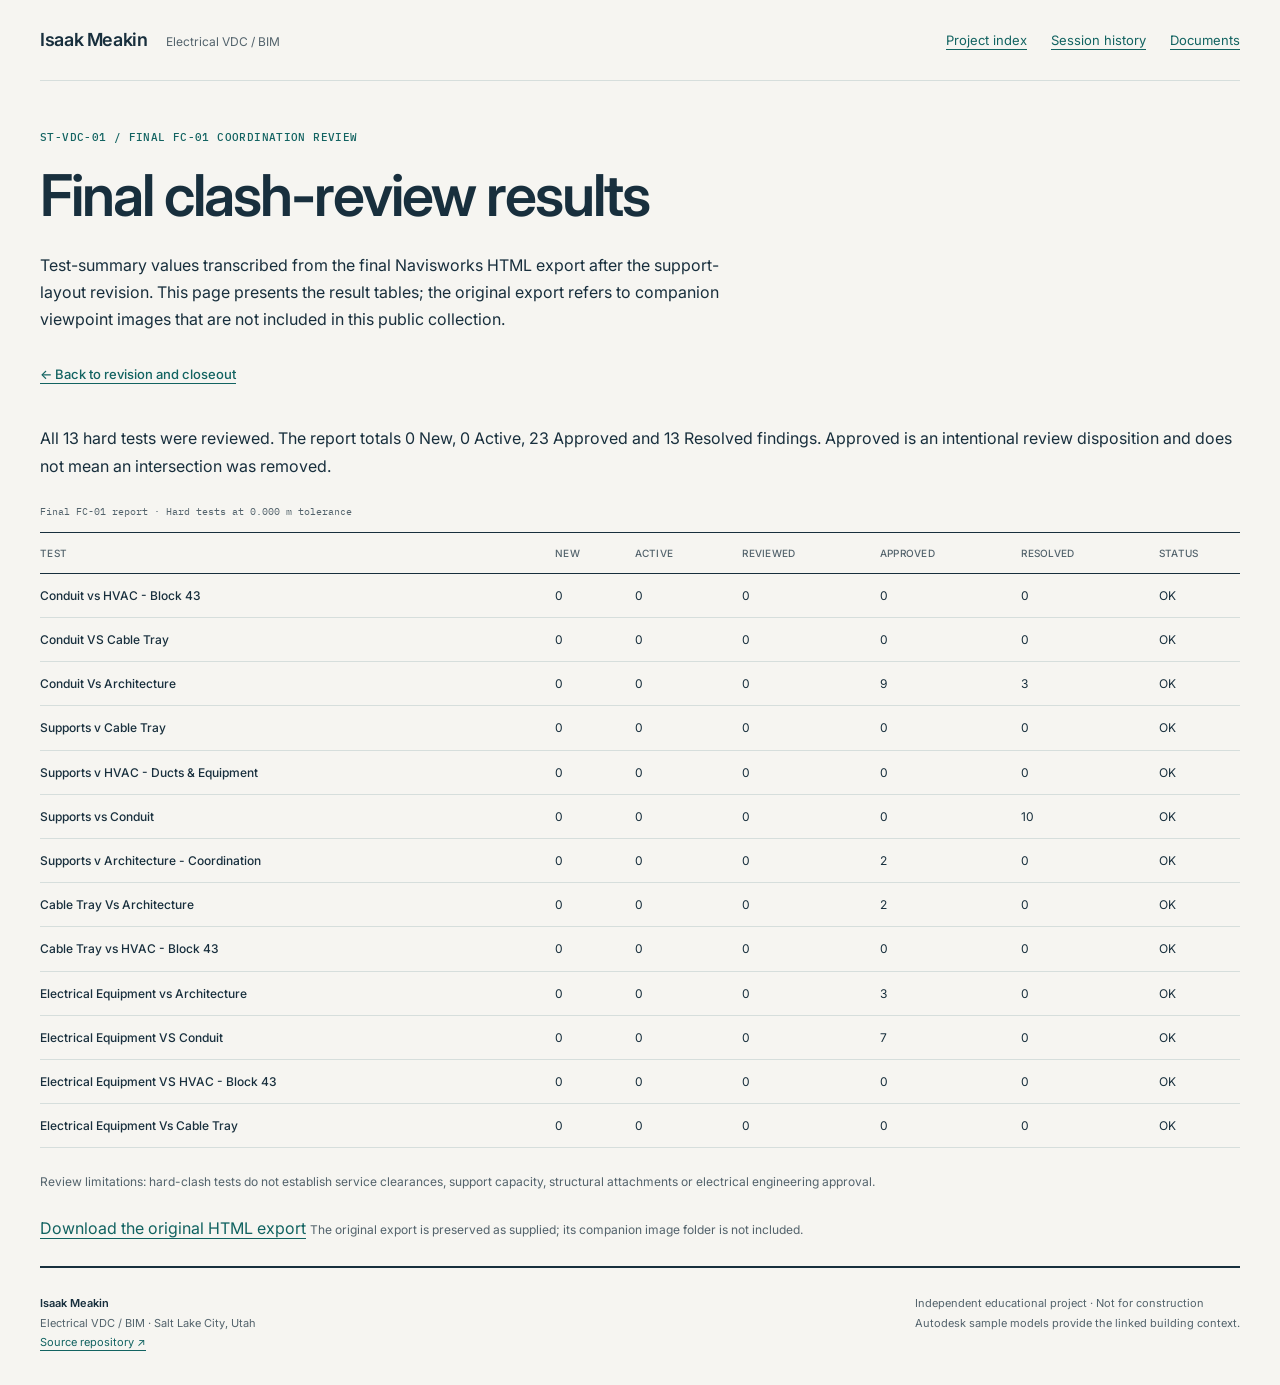
<file: clash-review.html>
<!doctype html>
<html lang="en"><head><meta charset="utf-8"><meta name="viewport" content="width=device-width, initial-scale=1"><meta name="theme-color" content="#F6F5F1"><meta name="description" content="Final Navisworks hard-clash test results following simulated support change FC-01."><title>Final Clash Review | Isaak Meakin</title><link rel="preconnect" href="https://fonts.googleapis.com"><link rel="preconnect" href="https://fonts.gstatic.com" crossorigin><link href="https://fonts.googleapis.com/css2?family=IBM+Plex+Mono:wght@400;500&amp;family=Inter:wght@400;500;600;700&amp;display=swap" rel="stylesheet"><link rel="stylesheet" href="assets/css/styles.css"></head><body><a class="skip-link" href="#main">Skip to content</a><div class="container"><header class="site-header"><a class="identity" href="./"><strong>Isaak Meakin</strong><span>Electrical VDC / BIM</span></a><nav aria-label="Main navigation"><a href="index.html#project-index">Project index</a><a href="session-history.html">Session history</a><a href="documents.html">Documents</a></nav></header><main id="main"><div class="page-intro"><p class="eyebrow">ST-VDC-01 / Final FC-01 coordination review</p><h1>Final clash-review results</h1><p>Test-summary values transcribed from the final Navisworks HTML export after the support-layout revision. This page presents the result tables; the original export refers to companion viewpoint images that are not included in this public collection.</p><a class="text-link" href="index.html#revision">← Back to revision and closeout</a></div><p>All 13 hard tests were reviewed. The report totals 0 New, 0 Active, 23 Approved and 13 Resolved findings. Approved is an intentional review disposition and does not mean an intersection was removed.</p><div class="table-scroll"><table class="clash-summary"><caption>Final FC-01 report · Hard tests at 0.000 m tolerance</caption><thead><tr><th scope="col">Test</th><th scope="col">New</th><th scope="col">Active</th><th scope="col">Reviewed</th><th scope="col">Approved</th><th scope="col">Resolved</th><th scope="col">Status</th></tr></thead><tbody><tr><th scope="row">Conduit vs HVAC - Block 43</th><td>0</td><td>0</td><td>0</td><td>0</td><td>0</td><td>OK</td></tr><tr><th scope="row">Conduit VS Cable Tray</th><td>0</td><td>0</td><td>0</td><td>0</td><td>0</td><td>OK</td></tr><tr><th scope="row">Conduit Vs Architecture</th><td>0</td><td>0</td><td>0</td><td>9</td><td>3</td><td>OK</td></tr><tr><th scope="row">Supports v Cable Tray</th><td>0</td><td>0</td><td>0</td><td>0</td><td>0</td><td>OK</td></tr><tr><th scope="row">Supports v HVAC - Ducts &amp; Equipment</th><td>0</td><td>0</td><td>0</td><td>0</td><td>0</td><td>OK</td></tr><tr><th scope="row">Supports vs Conduit</th><td>0</td><td>0</td><td>0</td><td>0</td><td>10</td><td>OK</td></tr><tr><th scope="row">Supports v Architecture - Coordination</th><td>0</td><td>0</td><td>0</td><td>2</td><td>0</td><td>OK</td></tr><tr><th scope="row">Cable Tray Vs Architecture</th><td>0</td><td>0</td><td>0</td><td>2</td><td>0</td><td>OK</td></tr><tr><th scope="row">Cable Tray vs HVAC - Block 43</th><td>0</td><td>0</td><td>0</td><td>0</td><td>0</td><td>OK</td></tr><tr><th scope="row">Electrical Equipment vs Architecture</th><td>0</td><td>0</td><td>0</td><td>3</td><td>0</td><td>OK</td></tr><tr><th scope="row">Electrical Equipment VS Conduit</th><td>0</td><td>0</td><td>0</td><td>7</td><td>0</td><td>OK</td></tr><tr><th scope="row">Electrical Equipment VS HVAC - Block 43</th><td>0</td><td>0</td><td>0</td><td>0</td><td>0</td><td>OK</td></tr><tr><th scope="row">Electrical Equipment Vs Cable Tray</th><td>0</td><td>0</td><td>0</td><td>0</td><td>0</td><td>OK</td></tr></tbody></table></div><p class="small-note">Review limitations: hard-clash tests do not establish service clearances, support capacity, structural attachments or electrical engineering approval.</p><p><a href="assets/documents/fc01-clash-review-original.html" download>Download the original HTML export</a> <span class="small-note">The original export is preserved as supplied; its companion image folder is not included.</span></p></main><footer class="site-footer"><span><strong>Isaak Meakin</strong><br>Electrical VDC / BIM · Salt Lake City, Utah<br><a href="https://github.com/mcmordor/vdc-portfolio">Source repository ↗</a></span><span>Independent educational project · Not for construction<br>Autodesk sample models provide the linked building context.</span></footer></div></body></html>
</file>
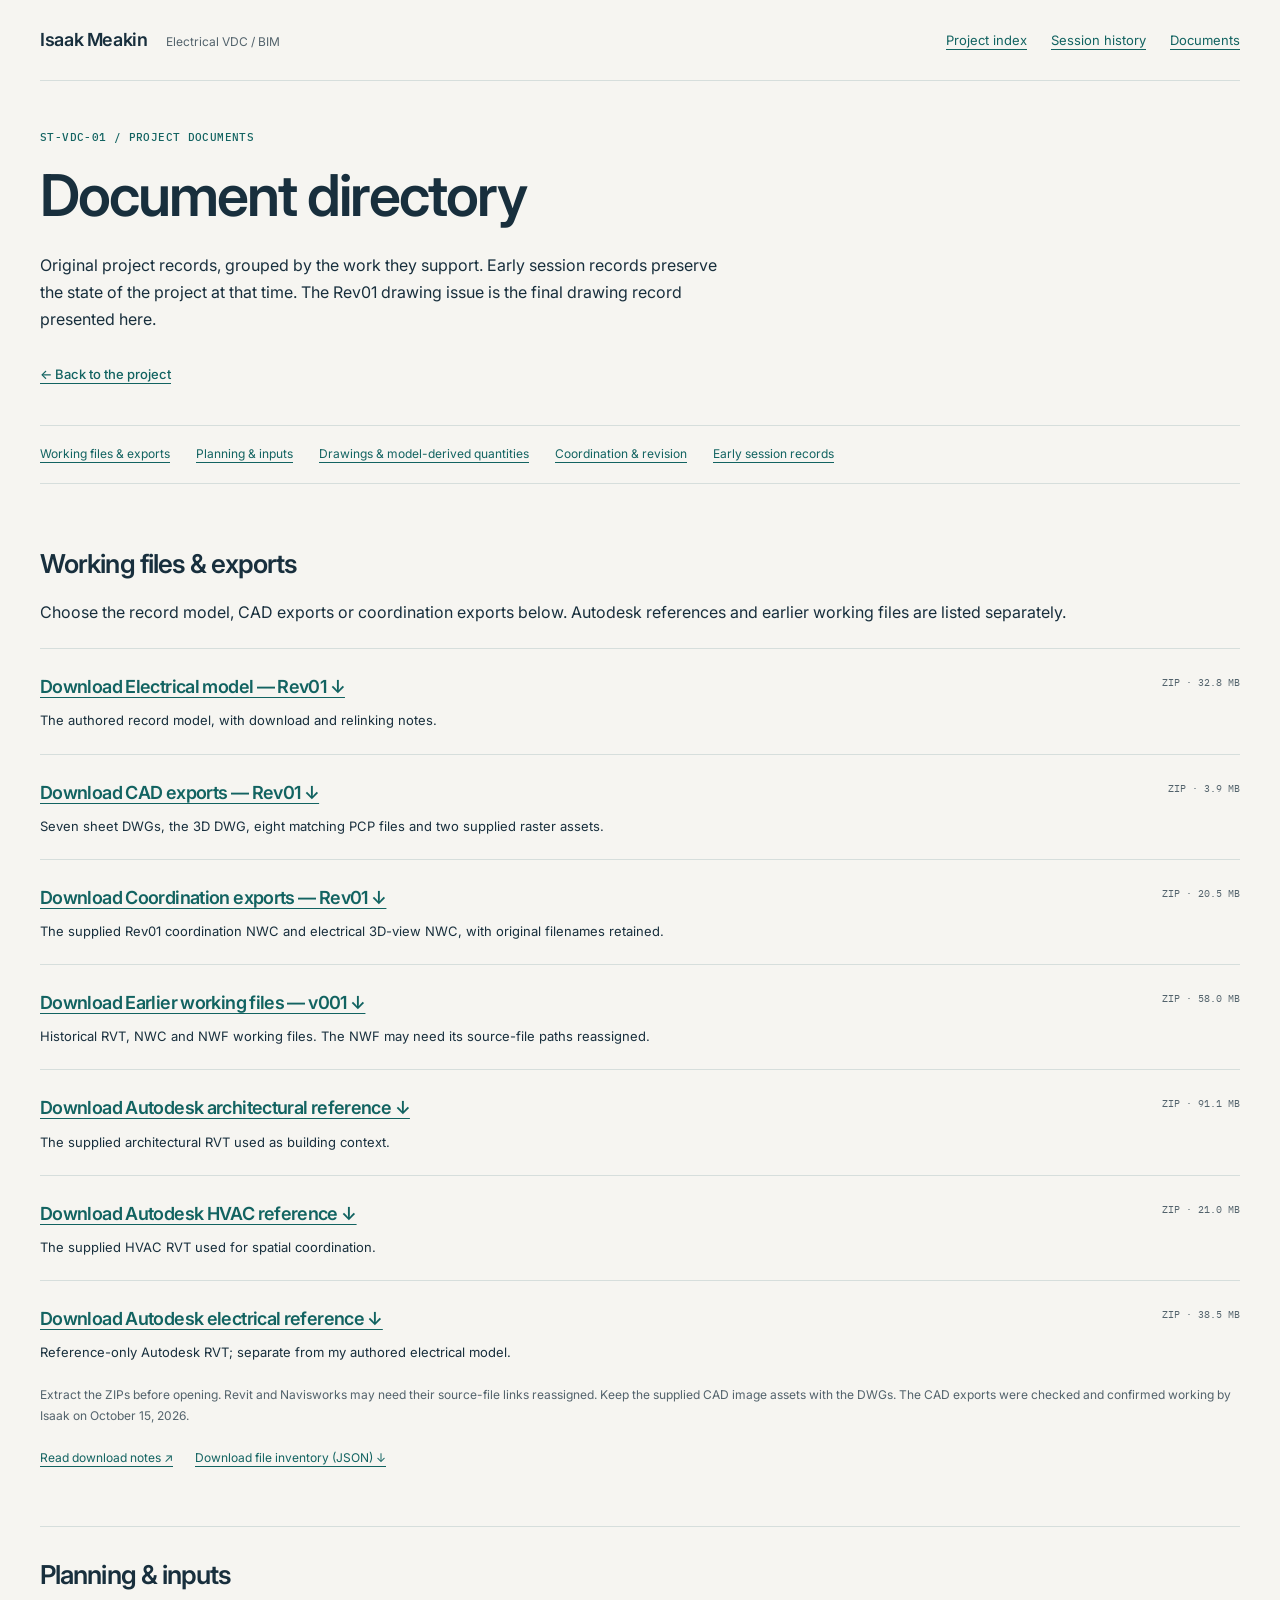
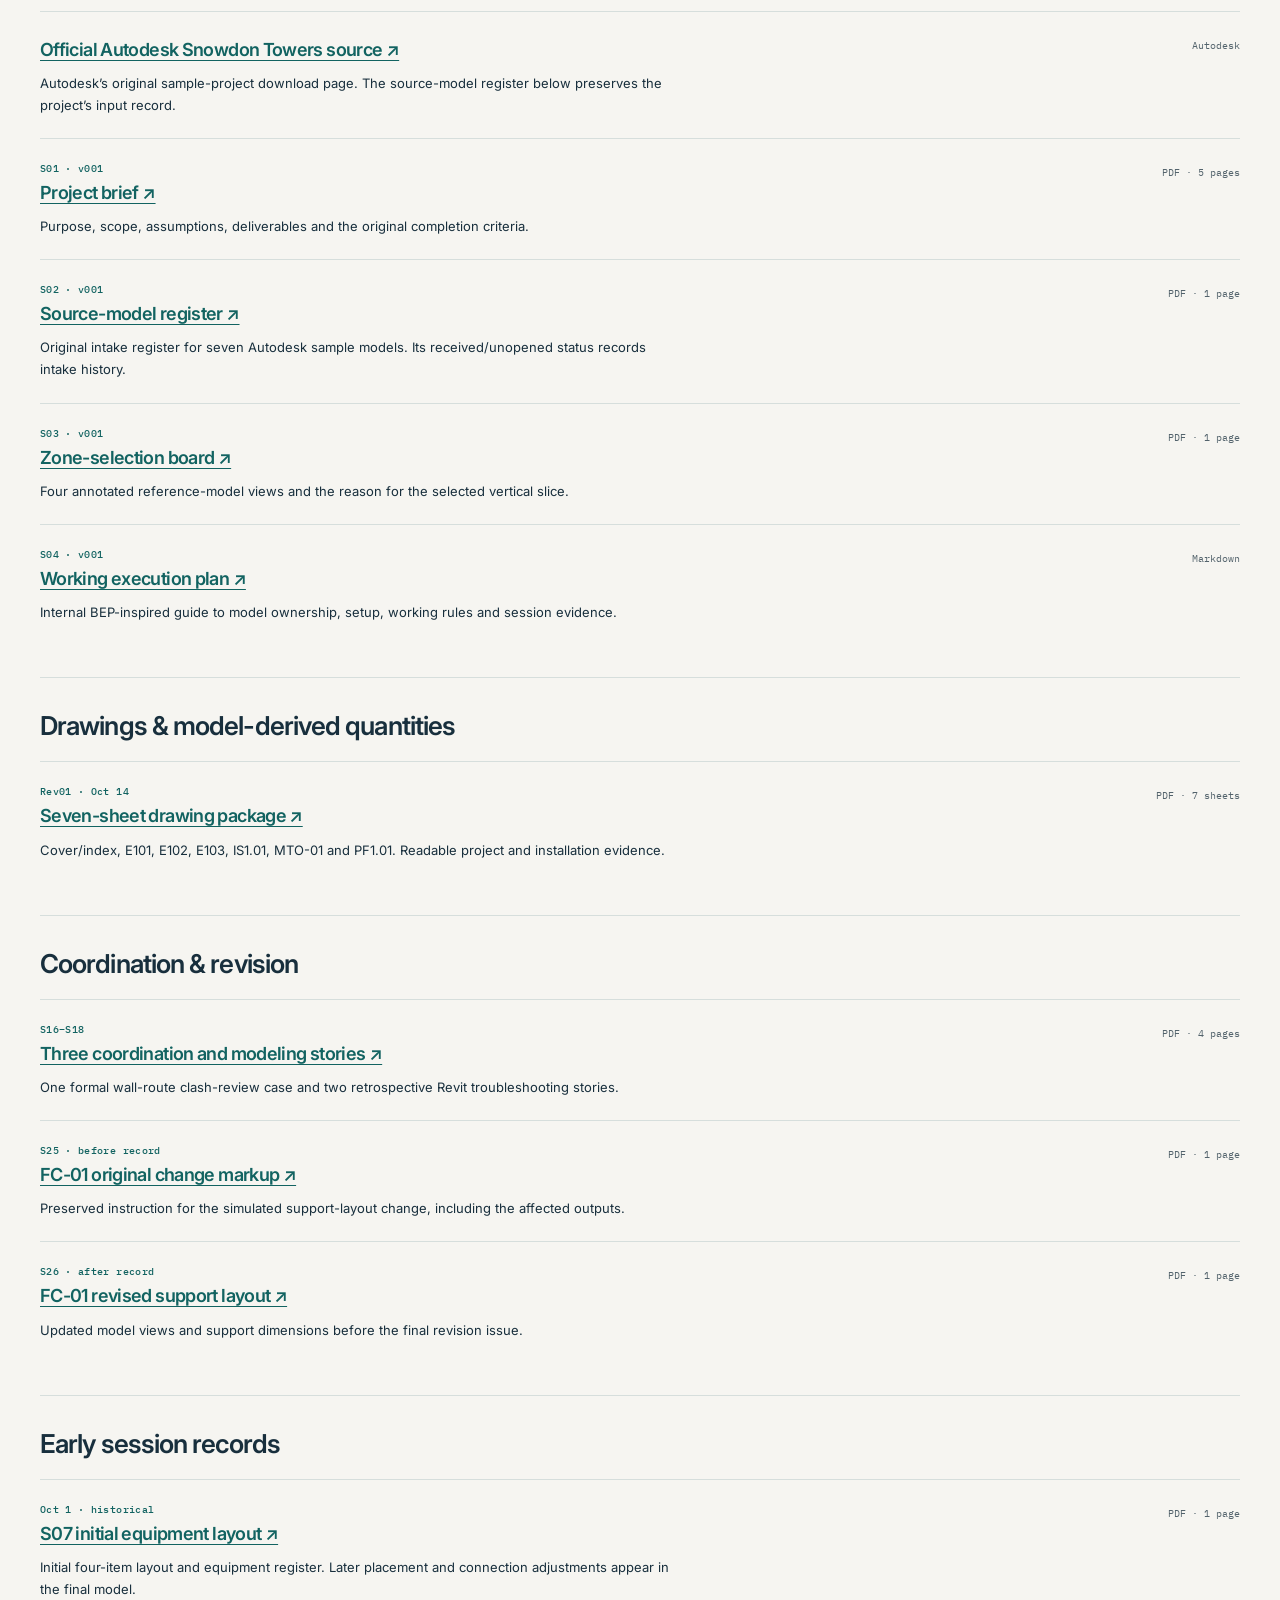
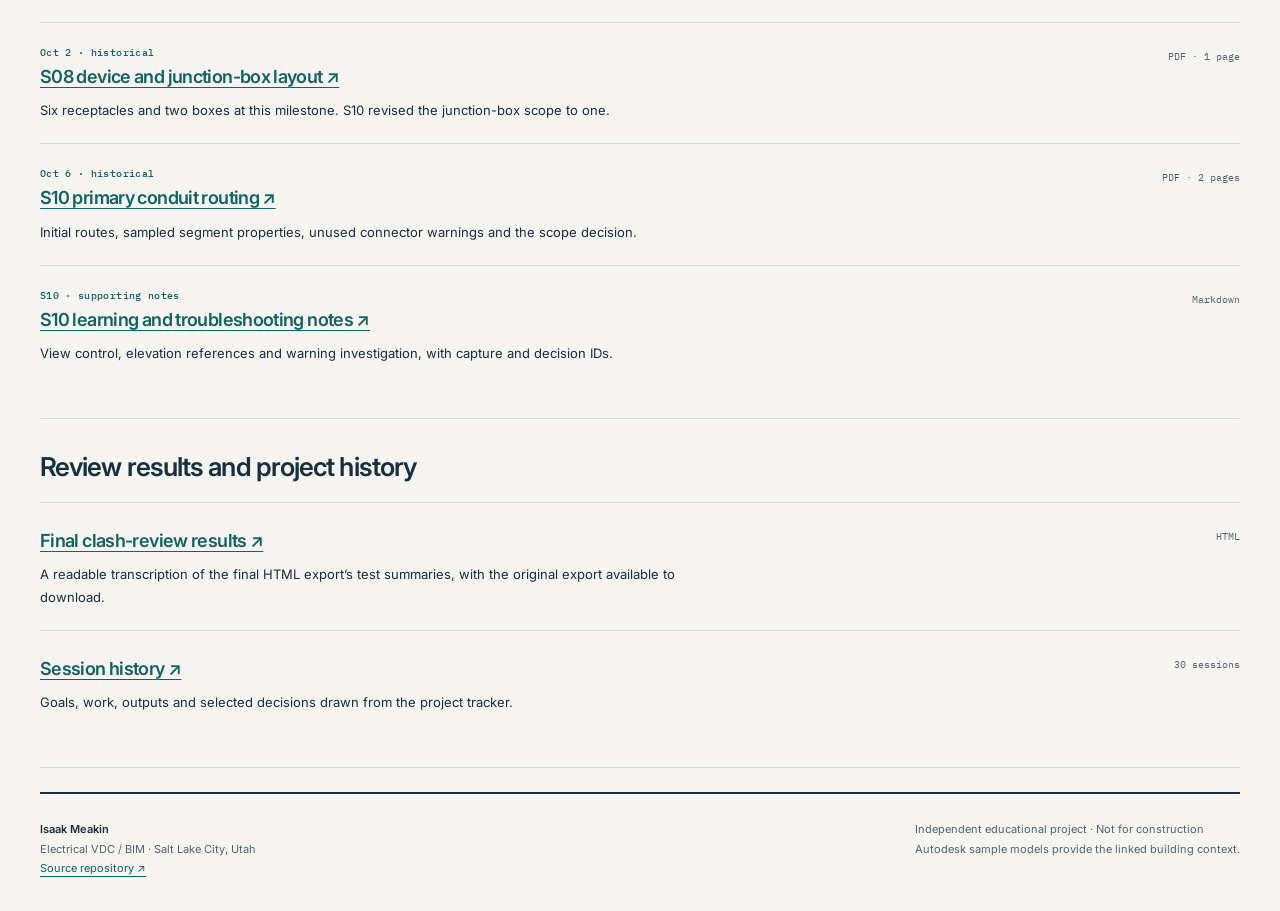
<file: documents.html>
<!doctype html>
<html lang="en"><head><meta charset="utf-8"><meta name="viewport" content="width=device-width, initial-scale=1"><meta name="theme-color" content="#F6F5F1"><meta name="description" content="Snowdon Towers electrical VDC project documents: planning, drawings, coordination, revision and early session records."><title>Project Documents | Isaak Meakin</title><link rel="preconnect" href="https://fonts.googleapis.com"><link rel="preconnect" href="https://fonts.gstatic.com" crossorigin><link href="https://fonts.googleapis.com/css2?family=IBM+Plex+Mono:wght@400;500&amp;family=Inter:wght@400;500;600;700&amp;display=swap" rel="stylesheet"><link rel="stylesheet" href="assets/css/styles.css"></head><body><a class="skip-link" href="#main">Skip to content</a><div class="container"><header class="site-header"><a class="identity" href="./"><strong>Isaak Meakin</strong><span>Electrical VDC / BIM</span></a><nav aria-label="Main navigation"><a href="index.html#project-index">Project index</a><a href="session-history.html">Session history</a><a href="documents.html">Documents</a></nav></header><main id="main"><div class="page-intro"><p class="eyebrow">ST-VDC-01 / Project documents</p><h1>Document directory</h1><p>Original project records, grouped by the work they support. Early session records preserve the state of the project at that time. The Rev01 drawing issue is the final drawing record presented here.</p><a class="text-link" href="index.html#project-index">← Back to the project</a></div><nav class="directory-nav" aria-label="Document categories"><a href="#working-files">Working files &amp; exports</a><a href="#group-1">Planning & inputs</a><a href="#group-2">Drawings & model-derived quantities</a><a href="#group-3">Coordination & revision</a><a href="#group-4">Early session records</a></nav><section class="document-group" id="working-files"><h2>Working files &amp; exports</h2><p>Choose the record model, CAD exports or coordination exports below. Autodesk references and earlier working files are listed separately.</p><div class="document-list"><article class="document-item"><div><h3><a href="assets/downloads/electrical-model-rev01.zip" download>Download Electrical model — Rev01 ↓</a></h3><p>The authored record model, with download and relinking notes.</p></div><span class="file-type">ZIP · 32.8 MB</span></article><article class="document-item"><div><h3><a href="assets/downloads/cad-exports-rev01.zip" download>Download CAD exports — Rev01 ↓</a></h3><p>Seven sheet DWGs, the 3D DWG, eight matching PCP files and two supplied raster assets.</p></div><span class="file-type">ZIP · 3.9 MB</span></article><article class="document-item"><div><h3><a href="assets/downloads/coordination-exports-rev01.zip" download>Download Coordination exports — Rev01 ↓</a></h3><p>The supplied Rev01 coordination NWC and electrical 3D-view NWC, with original filenames retained.</p></div><span class="file-type">ZIP · 20.5 MB</span></article><article class="document-item"><div><h3><a href="assets/downloads/working-files-v001.zip" download>Download Earlier working files — v001 ↓</a></h3><p>Historical RVT, NWC and NWF working files. The NWF may need its source-file paths reassigned.</p></div><span class="file-type">ZIP · 58.0 MB</span></article><article class="document-item"><div><h3><a href="assets/downloads/autodesk-architecture-reference.zip" download>Download Autodesk architectural reference ↓</a></h3><p>The supplied architectural RVT used as building context.</p></div><span class="file-type">ZIP · 91.1 MB</span></article><article class="document-item"><div><h3><a href="assets/downloads/autodesk-hvac-reference.zip" download>Download Autodesk HVAC reference ↓</a></h3><p>The supplied HVAC RVT used for spatial coordination.</p></div><span class="file-type">ZIP · 21.0 MB</span></article><article class="document-item"><div><h3><a href="assets/downloads/autodesk-electrical-reference.zip" download>Download Autodesk electrical reference ↓</a></h3><p>Reference-only Autodesk RVT; separate from my authored electrical model.</p></div><span class="file-type">ZIP · 38.5 MB</span></article></div><p class="small-note">Extract the ZIPs before opening. Revit and Navisworks may need their source-file links reassigned. Keep the supplied CAD image assets with the DWGs. The CAD exports were checked and confirmed working by Isaak on October 15, 2026.</p><div class="evidence-links"><a href="assets/downloads/README.txt">Read download notes ↗</a><a href="assets/downloads/file-manifest.json" download>Download file inventory (JSON) ↓</a></div></section><section class="document-group" id="group-1"><h2>Planning & inputs</h2><div class="document-list"><article class="document-item"><div><h3><a href="https://help.autodesk.com/cloudhelp/2025/ENU/Revit-GetStarted/files/GUID-61EF2F22-3A1F-4317-B925-1E85F138BE88.htm">Official Autodesk Snowdon Towers source ↗</a></h3><p>Autodesk’s original sample-project download page. The source-model register below preserves the project’s input record.</p></div><span class="file-type">Autodesk</span></article><article class="document-item"><div><p class="record-id">S01 · v001</p><h3><a class="" href="assets/documents/project-brief.pdf">Project brief ↗</a></h3><p>Purpose, scope, assumptions, deliverables and the original completion criteria.</p></div><span class="file-type">PDF · 5 pages</span></article><article class="document-item"><div><p class="record-id">S02 · v001</p><h3><a class="" href="assets/documents/source-model-register.pdf">Source-model register ↗</a></h3><p>Original intake register for seven Autodesk sample models. Its received/unopened status records intake history.</p></div><span class="file-type">PDF · 1 page</span></article><article class="document-item"><div><p class="record-id">S03 · v001</p><h3><a class="" href="assets/documents/zone-selection.pdf">Zone-selection board ↗</a></h3><p>Four annotated reference-model views and the reason for the selected vertical slice.</p></div><span class="file-type">PDF · 1 page</span></article><article class="document-item"><div><p class="record-id">S04 · v001</p><h3><a class="" href="assets/documents/execution-plan.md">Working execution plan ↗</a></h3><p>Internal BEP-inspired guide to model ownership, setup, working rules and session evidence.</p></div><span class="file-type">Markdown</span></article></div></section><section class="document-group" id="group-2"><h2>Drawings & model-derived quantities</h2><div class="document-list"><article class="document-item"><div><p class="record-id">Rev01 · Oct 14</p><h3><a class="" href="assets/documents/drawing-package-rev01.pdf">Seven-sheet drawing package ↗</a></h3><p>Cover/index, E101, E102, E103, IS1.01, MTO-01 and PF1.01. Readable project and installation evidence.</p></div><span class="file-type">PDF · 7 sheets</span></article></div></section><section class="document-group" id="group-3"><h2>Coordination & revision</h2><div class="document-list"><article class="document-item"><div><p class="record-id">S16–S18</p><h3><a class="" href="assets/documents/coordination-stories.pdf">Three coordination and modeling stories ↗</a></h3><p>One formal wall-route clash-review case and two retrospective Revit troubleshooting stories.</p></div><span class="file-type">PDF · 4 pages</span></article><article class="document-item"><div><p class="record-id">S25 · before record</p><h3><a class="" href="assets/documents/fc01-original-markup.pdf">FC-01 original change markup ↗</a></h3><p>Preserved instruction for the simulated support-layout change, including the affected outputs.</p></div><span class="file-type">PDF · 1 page</span></article><article class="document-item"><div><p class="record-id">S26 · after record</p><h3><a class="" href="assets/documents/fc01-revised-layout.pdf">FC-01 revised support layout ↗</a></h3><p>Updated model views and support dimensions before the final revision issue.</p></div><span class="file-type">PDF · 1 page</span></article></div></section><section class="document-group" id="group-4"><h2>Early session records</h2><div class="document-list"><article class="document-item"><div><p class="record-id">Oct 1 · historical</p><h3><a class="" href="assets/documents/s07-equipment-layout.pdf">S07 initial equipment layout ↗</a></h3><p>Initial four-item layout and equipment register. Later placement and connection adjustments appear in the final model.</p></div><span class="file-type">PDF · 1 page</span></article><article class="document-item"><div><p class="record-id">Oct 2 · historical</p><h3><a class="" href="assets/documents/s08-device-layout.pdf">S08 device and junction-box layout ↗</a></h3><p>Six receptacles and two boxes at this milestone. S10 revised the junction-box scope to one.</p></div><span class="file-type">PDF · 1 page</span></article><article class="document-item"><div><p class="record-id">Oct 6 · historical</p><h3><a class="" href="assets/documents/s10-primary-conduit-layout.pdf">S10 primary conduit routing ↗</a></h3><p>Initial routes, sampled segment properties, unused connector warnings and the scope decision.</p></div><span class="file-type">PDF · 2 pages</span></article><article class="document-item"><div><p class="record-id">S10 · supporting notes</p><h3><a class="" href="assets/documents/s10-portfolio-highlight.md">S10 learning and troubleshooting notes ↗</a></h3><p>View control, elevation references and warning investigation, with capture and decision IDs.</p></div><span class="file-type">Markdown</span></article></div></section><section class="document-group"><h2>Review results and project history</h2><div class="document-list"><article class="document-item"><div><h3><a href="clash-review.html">Final clash-review results ↗</a></h3><p>A readable transcription of the final HTML export’s test summaries, with the original export available to download.</p></div><span class="file-type">HTML</span></article><article class="document-item"><div><h3><a href="session-history.html">Session history ↗</a></h3><p>Goals, work, outputs and selected decisions drawn from the project tracker.</p></div><span class="file-type">30 sessions</span></article></div></section></main><footer class="site-footer"><span><strong>Isaak Meakin</strong><br>Electrical VDC / BIM · Salt Lake City, Utah<br><a href="https://github.com/mcmordor/vdc-portfolio">Source repository ↗</a></span><span>Independent educational project · Not for construction<br>Autodesk sample models provide the linked building context.</span></footer></div></body></html>
</file>
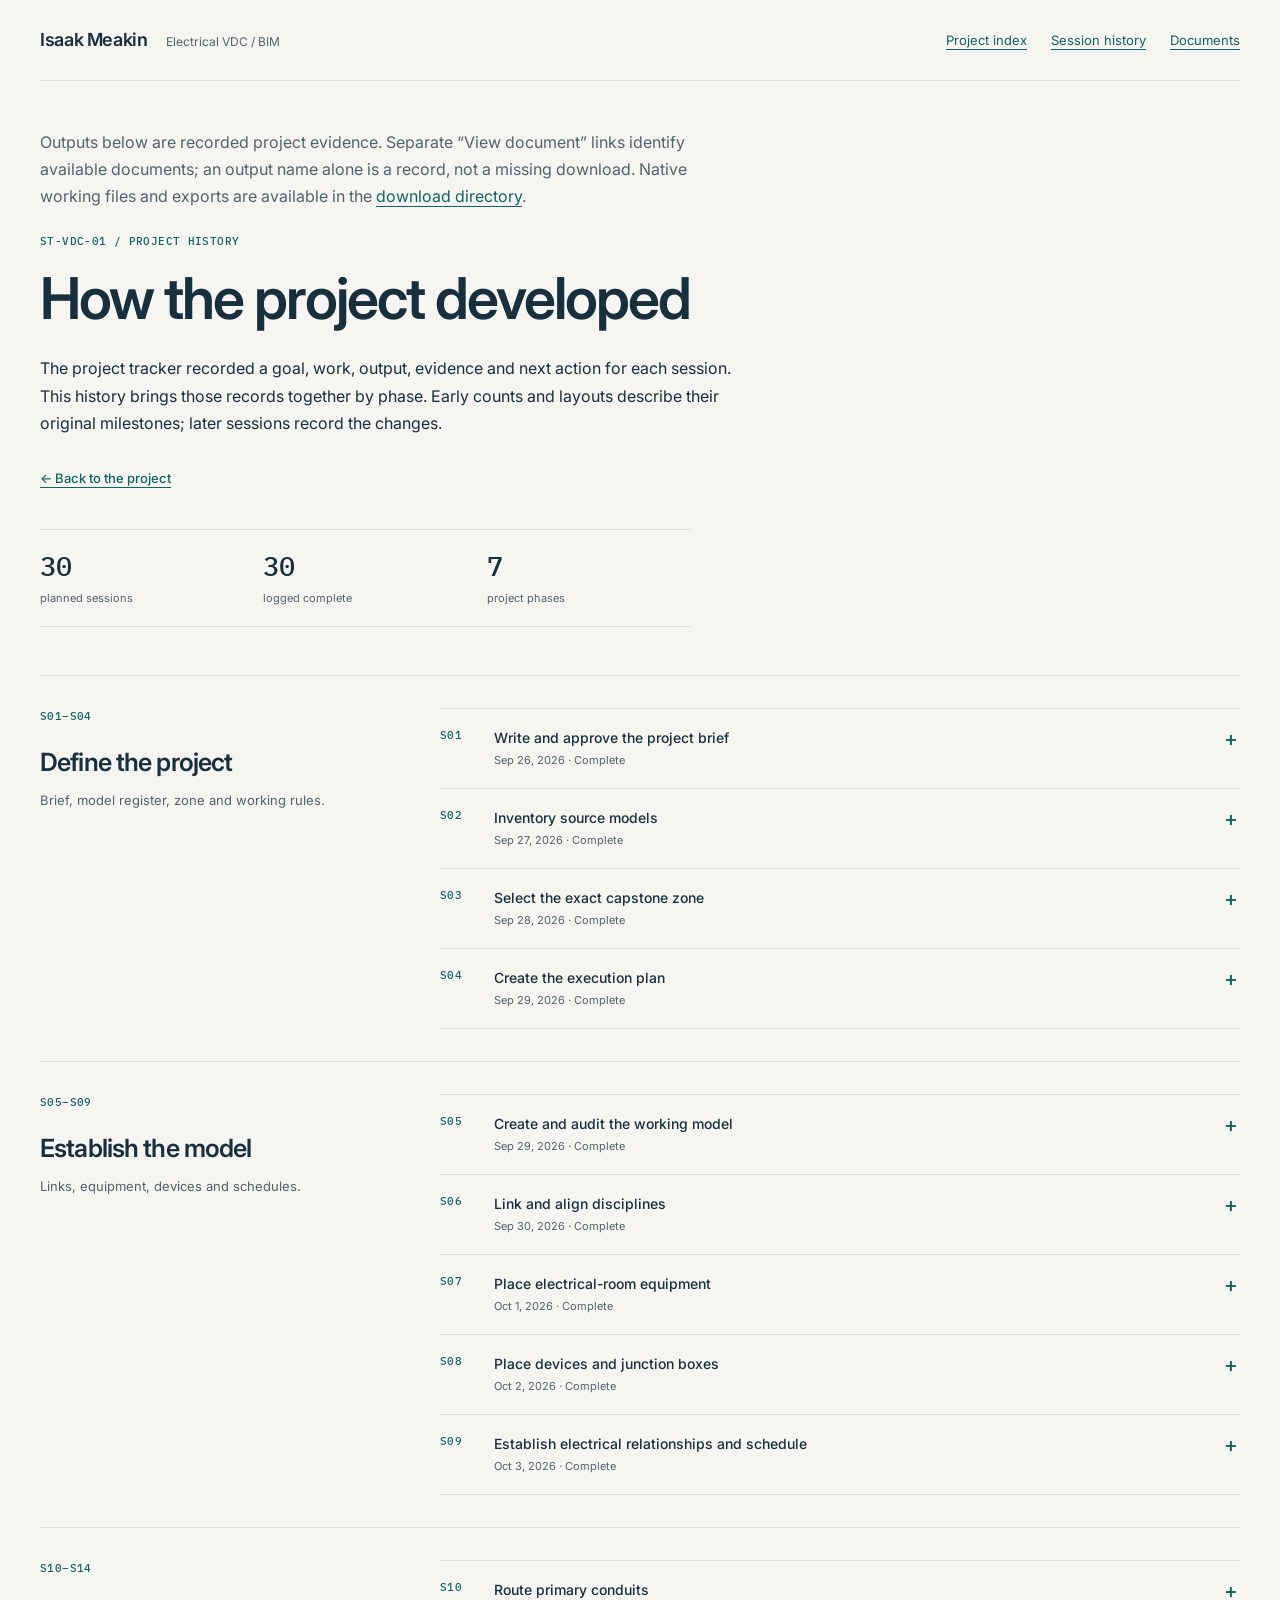
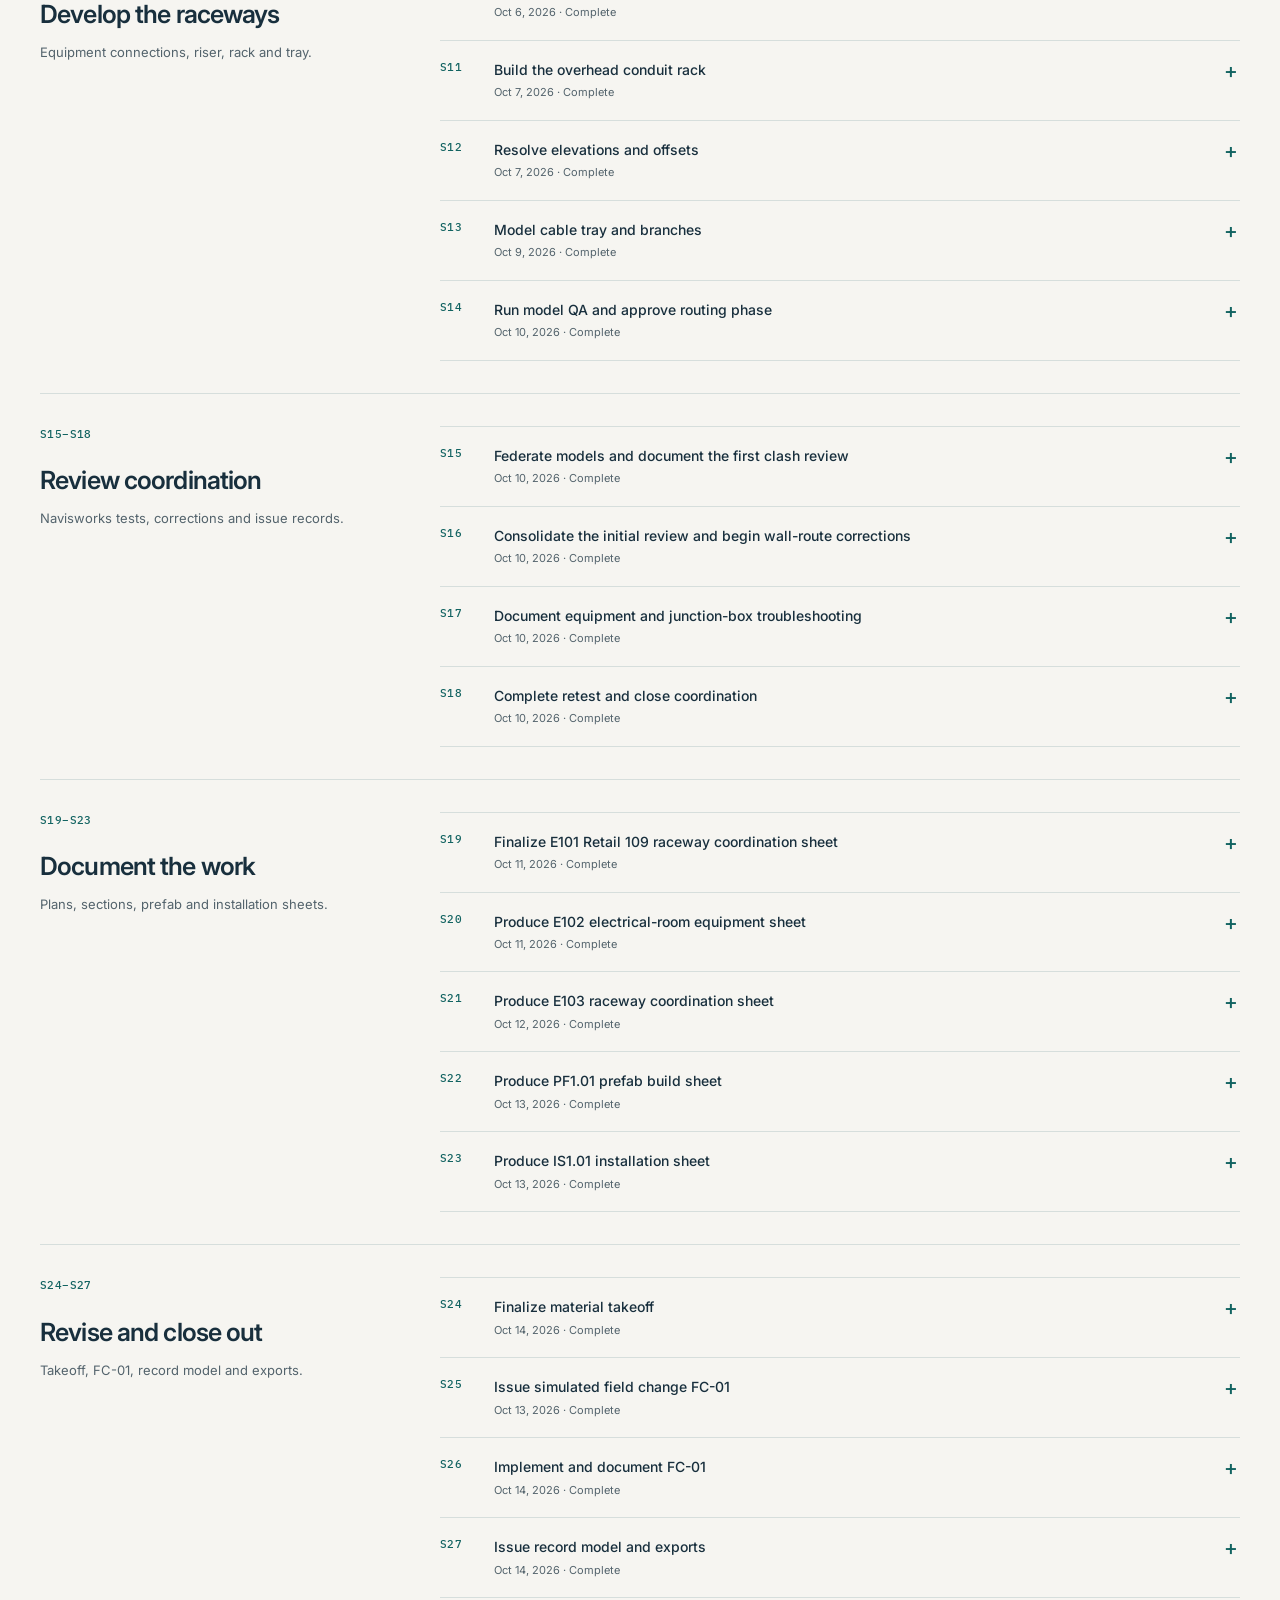
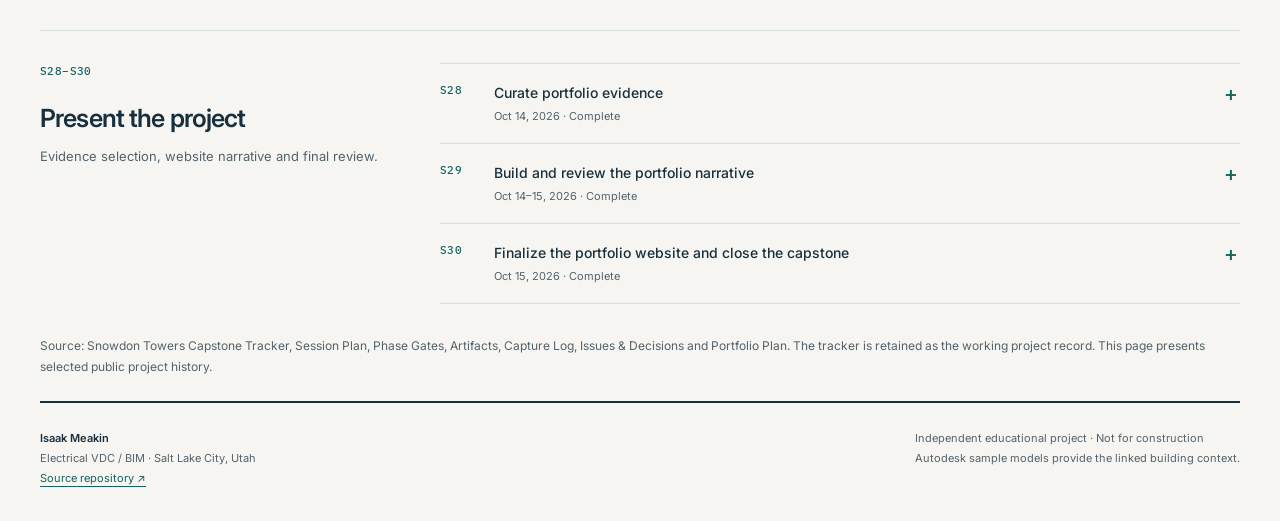
<file: session-history.html>
<!doctype html>
<html lang="en"><head><meta charset="utf-8"><meta name="viewport" content="width=device-width, initial-scale=1"><meta name="theme-color" content="#F6F5F1"><meta name="description" content="Goals, development decisions and outputs from the Snowdon Towers electrical VDC capstone’s 30-session plan."><title>Session History | Isaak Meakin</title><link rel="preconnect" href="https://fonts.googleapis.com"><link rel="preconnect" href="https://fonts.gstatic.com" crossorigin><link href="https://fonts.googleapis.com/css2?family=IBM+Plex+Mono:wght@400;500&amp;family=Inter:wght@400;500;600;700&amp;display=swap" rel="stylesheet"><link rel="stylesheet" href="assets/css/styles.css"></head><body><a class="skip-link" href="#main">Skip to content</a><div class="container"><header class="site-header"><a class="identity" href="./"><strong>Isaak Meakin</strong><span>Electrical VDC / BIM</span></a><nav aria-label="Main navigation"><a href="index.html#project-index">Project index</a><a href="session-history.html">Session history</a><a href="documents.html">Documents</a></nav></header><main id="main"><div class="page-intro"><p class="small-note">Outputs below are recorded project evidence. Separate “View document” links identify available documents; an output name alone is a record, not a missing download. Native working files and exports are available in the <a href="documents.html#working-files">download directory</a>.</p><p class="eyebrow">ST-VDC-01 / Project history</p><h1>How the project developed</h1><p>The project tracker recorded a goal, work, output, evidence and next action for each session. This history brings those records together by phase. Early counts and layouts describe their original milestones; later sessions record the changes.</p><a class="text-link" href="index.html#project-index">← Back to the project</a></div><div class="history-facts"><span><strong>30</strong> planned sessions</span><span><strong>30</strong> logged complete</span><span><strong>7</strong> project phases</span></div><section class="history-phase" aria-labelledby="phase-0"><div class="history-phase-heading"><p class="record-id">S01–S04</p><h2 id="phase-0">Define the project</h2><p>Brief, model register, zone and working rules.</p></div><div><details class="session-record" id="s01"><summary><span class="record-id">S01</span><span><strong>Write and approve the project brief</strong><small>Sep 26, 2026 · Complete</small></span><span aria-hidden="true" class="expand-symbol">+</span></summary><div class="session-content"><p>Defined the purpose, bounded scope, deliverables and completion criteria in the project brief.</p><dl><div><dt>Work planned</dt><dd>Confirm narrative, audience, scope boundaries, limitations, and final deliverables.</dd></div><div><dt>Output recorded</dt><dd>ST-VDC-01 Project Brief v001</dd></div></dl><div class="evidence-links"><a class="" href="assets/documents/project-brief.pdf">View document: Project brief ↗</a></div></div></details><details class="session-record" id="s02"><summary><span class="record-id">S02</span><span><strong>Inventory source models</strong><small>Sep 27, 2026 · Complete</small></span><span aria-hidden="true" class="expand-symbol">+</span></summary><div class="session-content"><p>Registered seven Autodesk models and established how the source files would be used and preserved.</p><dl><div><dt>Work planned</dt><dd>Acquire and catalog Architecture, Structure, Mechanical, and Plumbing models; record versions and link readiness.</dd></div><div><dt>Output recorded</dt><dd>Source Model Register</dd></div></dl><div class="evidence-links"><a class="" href="assets/documents/source-model-register.pdf">View document: Source register ↗</a></div></div></details><details class="session-record" id="s03"><summary><span class="record-id">S03</span><span><strong>Select the exact capstone zone</strong><small>Sep 28, 2026 · Complete</small></span><span aria-hidden="true" class="expand-symbol">+</span></summary><div class="session-content"><p>Selected the P05 / Retail 109 vertical slice for its equipment area, overhead route and meaningful transition between levels.</p><dl><div><dt>Work planned</dt><dd>Inspect candidate levels; compare congestion, room suitability, and manageable scope; draw scope boundary.</dd></div><div><dt>Output recorded</dt><dd>Zone Selection Board</dd></div></dl><div class="evidence-links"><a class="" href="assets/documents/zone-selection.pdf">View document: Zone-selection board ↗</a></div></div></details><details class="session-record" id="s04"><summary><span class="record-id">S04</span><span><strong>Create the execution plan</strong><small>Sep 29, 2026 · Complete</small></span><span aria-hidden="true" class="expand-symbol">+</span></summary><div class="session-content"><p>Set model-ownership, template, naming, view and evidence rules. Deferred placement and routing decisions until the linked baseline could be reviewed.</p><dl><div><dt>Work planned</dt><dd>Lock folders, naming, model/view/sheet matrix, assumptions, routing rules, capture method, backups, and phase review process.</dd></div><div><dt>Output recorded</dt><dd>BEP-Lite + Gate 0 review</dd></div></dl><div class="evidence-links"><a class="" href="assets/documents/execution-plan.md">View document: Working plan ↗</a></div></div></details></div></section><section class="history-phase" aria-labelledby="phase-1"><div class="history-phase-heading"><p class="record-id">S05–S09</p><h2 id="phase-1">Establish the model</h2><p>Links, equipment, devices and schedules.</p></div><div><details class="session-record" id="s05"><summary><span class="record-id">S05</span><span><strong>Create and audit the working model</strong><small>Sep 29, 2026 · Complete</small></span><span aria-hidden="true" class="expand-symbol">+</span></summary><div class="session-content"><p>Created the original Electrical-Default project, verified Imperial length units, saved the working RVT and reopened it.</p><dl><div><dt>Work planned</dt><dd>Create an original electrical RVT from the Imperial Electrical-Default template; confirm units, save location, and clean reopen. Coordinate levels against references during S06.</dd></div><div><dt>Output recorded</dt><dd>ST-VDC-01_Electrical_Isaak_v001.rvt</dd></div></dl></div></details><details class="session-record" id="s06"><summary><span class="record-id">S06</span><span><strong>Link and align disciplines</strong><small>Sep 30, 2026 · Complete</small></span><span aria-hidden="true" class="expand-symbol">+</span></summary><div class="session-content"><p>Linked architecture and HVAC, repaired the ARCH relative path, aligned reference levels and checked grids and geometry in plans, section and 3D.</p><dl><div><dt>Work planned</dt><dd>Link available models; verify level/grid alignment; create coordination, plan, section, and 3D views.</dd></div><div><dt>Output recorded</dt><dd>Linked baseline model</dd></div></dl><figure class=""><a class="image-link" href="assets/images/s06-linked-baseline.png" aria-label="Open full-size image: Cropped S06 3D view of the linked building context before the electrical scope was developed."><img src="assets/images/s06-linked-baseline.png" alt="Cropped S06 3D view of the linked building context before the electrical scope was developed." width="1127" height="763" loading="lazy"></a><figcaption>S06 working-session QA capture of Autodesk linked geometry. This records the baseline view setup, before later electrical routing. <a href="assets/images/s06-linked-baseline.png">Full-size image ↗</a></figcaption></figure></div></details><details class="session-record" id="s07"><summary><span class="record-id">S07</span><span><strong>Place electrical-room equipment</strong><small>Oct 1, 2026 · Complete</small></span><span aria-hidden="true" class="expand-symbol">+</span></summary><div class="session-content"><p>Placed the two panels, disconnect and transformer, checked unique equipment identities and documented the initial layout.</p><dl><div><dt>Work planned</dt><dd>Place two panels, transformer, and disconnect; set marks/names; verify access and visible clearances.</dd></div><div><dt>Output recorded</dt><dd>Equipment layout v001</dd></div></dl><div class="evidence-links"><a class="" href="assets/documents/s07-equipment-layout.pdf">View document: Initial equipment record ↗</a></div></div></details><details class="session-record" id="s08"><summary><span class="record-id">S08</span><span><strong>Place devices and junction boxes</strong><small>Oct 2, 2026 · Complete</small></span><span aria-hidden="true" class="expand-symbol">+</span></summary><div class="session-content"><p>Placed and identified six receptacles and two junction boxes. The two-box record is historical; S10 reduced the scope to one box.</p><dl><div><dt>Work planned</dt><dd>Place 8–12 devices/J-boxes in the scoped zone; assign marks and useful parameters.</dd></div><div><dt>Output recorded</dt><dd>Device/J-box layout</dd></div></dl><div class="evidence-links"><a class="" href="assets/documents/s08-device-layout.pdf">View document: Initial device record ↗</a></div></div></details><details class="session-record" id="s09"><summary><span class="record-id">S09</span><span><strong>Establish electrical relationships and schedule</strong><small>Oct 3, 2026 · Complete</small></span><span aria-hidden="true" class="expand-symbol">+</span></summary><div class="session-content"><p>Built and reviewed equipment and device schedules, receptacle circuits and panel/transformer relationships. Closed the model-foundation phase.</p><dl><div><dt>Work planned</dt><dd>Create appropriate circuits or panel relationships for demonstration; create equipment/device schedule; run warnings review.</dd></div><div><dt>Output recorded</dt><dd>Equipment schedule + Gate 1 review</dd></div></dl></div></details></div></section><section class="history-phase" aria-labelledby="phase-2"><div class="history-phase-heading"><p class="record-id">S10–S14</p><h2 id="phase-2">Develop the raceways</h2><p>Equipment connections, riser, rack and tray.</p></div><div><details class="session-record" id="s10"><summary><span class="record-id">S10</span><span><strong>Route primary conduits</strong><small>Oct 6, 2026 · Complete</small></span><span aria-hidden="true" class="expand-symbol">+</span></summary><div class="session-content"><p>Developed the first equipment-room routes and the riser to one Level 1 junction box. Isolated the view, compared elevation references and documented two intentionally unused connector ports.</p><dl><div><dt>Work planned</dt><dd>Create initial routes from equipment toward corridor distribution using documented sizes and elevations.</dd></div><div><dt>Output recorded</dt><dd>Primary conduit layout v001</dd></div></dl><div class="evidence-links"><a class="" href="assets/documents/s10-primary-conduit-layout.pdf">View document: Routing record ↗</a><a class="" href="assets/documents/s10-portfolio-highlight.md">View document: Learning notes ↗</a></div></div></details><details class="session-record" id="s11"><summary><span class="record-id">S11</span><span><strong>Build the overhead conduit rack</strong><small>Oct 7, 2026 · Complete</small></span><span aria-hidden="true" class="expand-symbol">+</span></summary><div class="session-content"><p>Modeled three 2-inch EMT runs at 4-inch centers on a 16-inch channel. Developed the transition from J1 into the rack and worked around HVAC and slab geometry.</p><dl><div><dt>Work planned</dt><dd>Create a multi-conduit rack, consistent spacing, fittings, and repeatable organization.</dd></div><div><dt>Output recorded</dt><dd>Conduit rack assembly v001</dd></div></dl></div></details><details class="session-record" id="s12"><summary><span class="record-id">S12</span><span><strong>Resolve elevations and offsets</strong><small>Oct 7, 2026 · Complete</small></span><span aria-hidden="true" class="expand-symbol">+</span></summary><div class="session-content"><p>Reviewed bends, elevations and reference levels in section. Distinguished centerline measurements from surface clearance and preserved the intentional continuation endpoints.</p><dl><div><dt>Work planned</dt><dd>Add vertical transitions, bends, and offsets; verify in sections; document routing rules and exceptions.</dd></div><div><dt>Output recorded</dt><dd>Coordinated conduit geometry v002</dd></div></dl></div></details><details class="session-record" id="s13"><summary><span class="record-id">S13</span><span><strong>Model cable tray and branches</strong><small>Oct 9, 2026 · Complete</small></span><span aria-hidden="true" class="expand-symbol">+</span></summary><div class="session-content"><p>Modeled the 12 × 4-inch L-shaped wire-mesh tray, documented its elevation and route limits, and improved E101’s annotations and contrast.</p><dl><div><dt>Work planned</dt><dd>Create one L-shaped main data tray route with a horizontal bend. Coordinate with the conduit rack and HVAC. Additional branches and remote source/destinations are outside the modeled scope.</dd></div><div><dt>Output recorded</dt><dd>Cable-tray layout documented on E101 v002</dd></div></dl></div></details><details class="session-record" id="s14"><summary><span class="record-id">S14</span><span><strong>Run model QA and approve routing phase</strong><small>Oct 10, 2026 · Complete</small></span><span aria-hidden="true" class="expand-symbol">+</span></summary><div class="session-content"><p>Reviewed route continuity, identity data, local separation dimensions, tray properties and representative supports. Closed the educational routing phase.</p><dl><div><dt>Work planned</dt><dd>Review warnings, disconnected fittings, marks, elevations, sections, and 3D readability; update schedules.</dd></div><div><dt>Output recorded</dt><dd>Routing QA record + Gate 2 review</dd></div></dl></div></details></div></section><section class="history-phase" aria-labelledby="phase-3"><div class="history-phase-heading"><p class="record-id">S15–S18</p><h2 id="phase-3">Review coordination</h2><p>Navisworks tests, corrections and issue records.</p></div><div><details class="session-record" id="s15"><summary><span class="record-id">S15</span><span><strong>Federate models and document the first clash review</strong><small>Oct 10, 2026 · Complete</small></span><span aria-hidden="true" class="expand-symbol">+</span></summary><div class="session-content"><p>Federated the RVT and linked models in Navisworks, built discipline and support sets, and ran 13 zero-tolerance hard tests. Six related wall-routing findings remained active for correction.</p><dl><div><dt>Work planned</dt><dd>Install Navisworks Manage. Open the working RVT with linked models. Verify import scope and build coordination sets. Run hard-clash tests, review findings, document decisions, remove unwanted supports, refresh and update all tests.</dd></div><div><dt>Output recorded</dt><dd>RVT-linked NWF coordination model with 13 current hard-clash tests and documented findings</dd></div></dl></div></details><details class="session-record" id="s16"><summary><span class="record-id">S16</span><span><strong>Consolidate the initial review and begin wall-route corrections</strong><small>Oct 10, 2026 · Complete</small></span><span aria-hidden="true" class="expand-symbol">+</span></summary><div class="session-content"><p>Preserved the initial review, grouped the wall-route findings, concealed the risers, revised the elbows and retested. The original elbows became Resolved; intentional concealed-wall contacts were Approved.</p><dl><div><dt>Work planned</dt><dd>Use the 13 tests already completed in S15. Group the six related wall-routing findings by actual routing cause, assign issue IDs, preserve before views and export the initial report. Correct wall routes in Revit, refresh Navisworks and retest affected pairs.</dd></div><div><dt>Output recorded</dt><dd>Initial clash report, grouped issue log and first correction/retest evidence</dd></div></dl><div class="evidence-links"><a class="" href="assets/documents/coordination-stories.pdf#page=2">View document: Wall-route evidence ↗</a></div></div></details><details class="session-record" id="s17"><summary><span class="record-id">S17</span><span><strong>Document equipment and junction-box troubleshooting</strong><small>Oct 10, 2026 · Complete</small></span><span aria-hidden="true" class="expand-symbol">+</span></summary><div class="session-content"><p>Assembled the equipment-arrangement and J1 transition stories from earlier Revit screenshots. These document modeling troubleshooting alongside the formal clash case.</p><dl><div><dt>Work planned</dt><dd>Select retrospective Revit evidence for the panel/transformer arrangement and J1 connection. Record problem, correction and revised geometry.</dd></div><div><dt>Output recorded</dt><dd>Three-issue coordination evidence PDF</dd></div></dl><div class="evidence-links"><a class="" href="assets/documents/coordination-stories.pdf#page=3">View document: Equipment and J1 stories ↗</a></div></div></details><details class="session-record" id="s18"><summary><span class="record-id">S18</span><span><strong>Complete retest and close coordination</strong><small>Oct 10, 2026 · Complete</small></span><span aria-hidden="true" class="expand-symbol">+</span></summary><div class="session-content"><p>Reviewed the current hard-clash results and the four-page coordination evidence set. Closed the coordination phase with no New or Active findings.</p><dl><div><dt>Work planned</dt><dd>Review all current hard-clash results, close the issue records, issue the coordination evidence PDF and approve Gate 3.</dd></div><div><dt>Output recorded</dt><dd>Final clash report, coordination PDF and Gate 3 review</dd></div></dl><div class="evidence-links"><a class="" href="assets/documents/coordination-stories.pdf">View document: Coordination stories ↗</a></div></div></details></div></section><section class="history-phase" aria-labelledby="phase-4"><div class="history-phase-heading"><p class="record-id">S19–S23</p><h2 id="phase-4">Document the work</h2><p>Plans, sections, prefab and installation sheets.</p></div><div><details class="session-record" id="s19"><summary><span class="record-id">S19</span><span><strong>Finalize E101 Retail 109 raceway coordination sheet</strong><small>Oct 11, 2026 · Complete</small></span><span aria-hidden="true" class="expand-symbol">+</span></summary><div class="session-content"><p>Finalized E101’s view setup, annotations, references and exported sheet. Removed distracting linked architectural annotation.</p><dl><div><dt>Work planned</dt><dd>Set view, scale, crop, tags, dimensions, notes, title block, and sheet placement.</dd></div><div><dt>Output recorded</dt><dd>E101 Retail 109 - Raceways, PDF v004(2)</dd></div></dl><div class="evidence-links"><a class="" href="assets/documents/drawing-package-rev01.pdf#page=2">View document: E101 record sheet ↗</a></div></div></details><details class="session-record" id="s20"><summary><span class="record-id">S20</span><span><strong>Produce E102 electrical-room equipment sheet</strong><small>Oct 11, 2026 · Complete</small></span><span aria-hidden="true" class="expand-symbol">+</span></summary><div class="session-content"><p>Produced E102 with the Parking plan, equipment-wall elevation, 3D view, equipment tags and mounting-height information.</p><dl><div><dt>Work planned</dt><dd>Create the equipment-room plan, wall elevation and 3D view. Add equipment tags, location dimensions and mounting-height note. Arrange views and review PDF export.</dd></div><div><dt>Output recorded</dt><dd>E102 Electrical Room - Equipment, PDF v001</dd></div></dl><div class="evidence-links"><a class="" href="assets/documents/drawing-package-rev01.pdf#page=3">View document: E102 record sheet ↗</a></div></div></details><details class="session-record" id="s21"><summary><span class="record-id">S21</span><span><strong>Produce E103 raceway coordination sheet</strong><small>Oct 12, 2026 · Complete</small></span><span aria-hidden="true" class="expand-symbol">+</span></summary><div class="session-content"><p>Produced E103 with a dimensioned HVAC/raceway section and supporting 3D view. Clarified the conduit-centerline dimension reference and improved linework.</p><dl><div><dt>Work planned</dt><dd>Document HVAC, tray and conduit relationships in a dimensioned cross section and supporting 3D view. Arrange E103 and review PDF linework.</dd></div><div><dt>Output recorded</dt><dd>E103 Raceway Coordination, PDF v001(1)</dd></div></dl><div class="evidence-links"><a class="" href="assets/documents/drawing-package-rev01.pdf#page=4">View document: E103 record sheet ↗</a></div></div></details><details class="session-record" id="s22"><summary><span class="record-id">S22</span><span><strong>Produce PF1.01 prefab build sheet</strong><small>Oct 13, 2026 · Complete</small></span><span aria-hidden="true" class="expand-symbol">+</span></summary><div class="session-content"><p>Produced PF1.01’s isolated rack, dimensioned hanger section, component callouts and initial BOM. Corrected conduit placement relative to the support channel.</p><dl><div><dt>Work planned</dt><dd>Isolate the three-conduit rack; document hanger section, 4 in conduit centers, 16 in channel, A/B/C component callouts and hanger BOM; review PDF readability.</dd></div><div><dt>Output recorded</dt><dd>PF1.01 Conduit Rack - Prefab Build + hanger BOM, PDF v001(2)</dd></div></dl><div class="evidence-links"><a class="" href="assets/documents/drawing-package-rev01.pdf#page=7">View document: PF1.01 record sheet ↗</a></div></div></details><details class="session-record" id="s23"><summary><span class="record-id">S23</span><span><strong>Produce IS1.01 installation sheet</strong><small>Oct 13, 2026 · Complete</small></span><span aria-hidden="true" class="expand-symbol">+</span></summary><div class="session-content"><p>Completed IS1.01 and the cover/index. Reviewed the six-sheet baseline and restored missing ARCH/HVAC context by using Print to PDF.</p><dl><div><dt>Work planned</dt><dd>Create field-oriented sequence, orientation, dimensions, elevations, and references; review full drawing set.</dd></div><div><dt>Output recorded</dt><dd>IS1.01 Installation Sheet + E0.01 cover/index + six-sheet PDF + Gate 4 review</dd></div></dl><div class="evidence-links"><a class="" href="assets/documents/drawing-package-rev01.pdf#page=5">View document: IS1.01 record sheet ↗</a></div></div></details></div></section><section class="history-phase" aria-labelledby="phase-5"><div class="history-phase-heading"><p class="record-id">S24–S27</p><h2 id="phase-5">Revise and close out</h2><p>Takeoff, FC-01, record model and exports.</p></div><div><details class="session-record" id="s24"><summary><span class="record-id">S24</span><span><strong>Finalize material takeoff</strong><small>Oct 14, 2026 · Complete</small></span><span aria-hidden="true" class="expand-symbol">+</span></summary><div class="session-content"><p>Created MTO-01 from host-model equipment, conduit, tray, fittings and support data. Documented quantity limits and reconciled the modeled support scope.</p><dl><div><dt>Work planned</dt><dd>Create model-derived conduit, tray, fittings, equipment, and assembly quantities; reconcile obvious gaps.</dd></div><div><dt>Output recorded</dt><dd>MTO-01 Material Takeoff</dd></div></dl><div class="evidence-links"><a class="" href="assets/documents/drawing-package-rev01.pdf#page=6">View document: MTO-01 record sheet ↗</a></div></div></details><details class="session-record" id="s25"><summary><span class="record-id">S25</span><span><strong>Issue simulated field change FC-01</strong><small>Oct 13, 2026 · Complete</small></span><span aria-hidden="true" class="expand-symbol">+</span></summary><div class="session-content"><p>Preserved FC-01 as the before record for a simulated change from sparse supports to a dimensioned support layout. Identified five affected outputs.</p><dl><div><dt>Work planned</dt><dd>Create a plausible field-markup instruction affecting routing or equipment location; record reason and impacted outputs.</dd></div><div><dt>Output recorded</dt><dd>FC-01 Field Change Markup</dd></div></dl><div class="evidence-links"><a class="" href="assets/documents/fc01-original-markup.pdf">View document: Original change markup ↗</a></div></div></details><details class="session-record" id="s26"><summary><span class="record-id">S26</span><span><strong>Implement and document FC-01</strong><small>Oct 14, 2026 · Complete</small></span><span aria-hidden="true" class="expand-symbol">+</span></summary><div class="session-content"><p>Revised the model to six conduit and eight tray supports, marked H1–H14. Added a 45-degree tray-elbow support and updated dimensions, views and quantities.</p><dl><div><dt>Work planned</dt><dd>Revise model, affected drawing views and quantities; capture before/after. Final exports, issue annotation and refreshed clash QA follow in S27.</dd></div><div><dt>Output recorded</dt><dd>Revised model and drawing set</dd></div></dl><div class="evidence-links"><a class="" href="assets/documents/fc01-revised-layout.pdf">View document: Revised layout ↗</a></div></div></details><details class="session-record" id="s27"><summary><span class="record-id">S27</span><span><strong>Issue record model and exports</strong><small>Oct 14, 2026 · Complete</small></span><span aria-hidden="true" class="expand-symbol">+</span></summary><div class="session-content"><p>Issued the seven-sheet Rev01 package. Verified the six-hanger BOM, refreshed coordination, reopened the RVT and checked NWC and a representative 3D DWG. Follow-up on October 15, 2026: Isaak confirmed the CAD exports work correctly.</p><dl><div><dt>Work planned</dt><dd>Run final QA; create record/as-built issue; export RVT, DWG, PDF, and NWC package.</dd></div><div><dt>Output recorded</dt><dd>Record package + Gate 5 review</dd></div></dl><div class="evidence-links"><a class="" href="assets/documents/drawing-package-rev01.pdf">View document: Final drawing issue ↗</a></div></div></details></div></section><section class="history-phase" aria-labelledby="phase-6"><div class="history-phase-heading"><p class="record-id">S28–S30</p><h2 id="phase-6">Present the project</h2><p>Evidence selection, website narrative and final review.</p></div><div><details class="session-record" id="s28"><summary><span class="record-id">S28</span><span><strong>Curate portfolio evidence</strong><small>Oct 14, 2026 · Complete</small></span><span aria-hidden="true" class="expand-symbol">+</span></summary><div class="session-content"><p>Selected overall, equipment-room and Retail 109 portfolio views and mapped evidence to the presentation outline.</p><dl><div><dt>Work planned</dt><dd>Select strongest images; write factual captions; map evidence to seven-page outline and CVE responsibilities.</dd></div><div><dt>Output recorded</dt><dd>Portfolio Asset Board</dd></div></dl></div></details><details class="session-record" id="s29"><summary><span class="record-id">S29</span><span><strong>Build and review the portfolio narrative</strong><small>Oct 14–15, 2026 · Complete</small></span><span aria-hidden="true" class="expand-symbol">+</span></summary><div class="session-content"><p>Developed and reviewed the website narrative, compact index, project chapters, selected session history and supporting evidence links. The website became the final presentation following review of the initial portfolio PDF.</p><dl><div><dt>Work planned</dt><dd>Draft the portfolio presentation and supporting records. Review the whole project story, technical claims, images and evidence links. Develop the website introduction, compact index and project chapters from Isaak’s feedback.</dd></div><div><dt>Output recorded</dt><dd>Reviewed website narrative, selected session history and evidence directory</dd></div></dl></div></details><details class="session-record" id="s30"><summary><span class="record-id">S30</span><span><strong>Finalize the portfolio website and close the capstone</strong><small>Oct 15, 2026 · Complete</small></span><span aria-hidden="true" class="expand-symbol">+</span></summary><div class="session-content"><p>Incorporated Isaak’s feedback and verified the approved drawing package and supporting links. Isaak accepted v003 and the final drawing PDF, then requested tracker and session-history closeout before the GitHub commit. All 30 sessions are complete and Gate 6 is Approved. Résumé, LinkedIn, outreach and a narrated video remain separate follow-ups.</p><dl><div><dt>Work planned</dt><dd>Incorporate Isaak’s feedback. Verify the approved drawing package, document links and selected session history. Reconcile tracker completion with the final website scope and prepare the accepted package for GitHub Pages.</dd></div><div><dt>Output recorded</dt><dd>Approved portfolio website and evidence package; updated tracker and session history; Gate 6 approval</dd></div></dl></div></details></div></section><p class="small-note">Source: Snowdon Towers Capstone Tracker, Session Plan, Phase Gates, Artifacts, Capture Log, Issues & Decisions and Portfolio Plan. The tracker is retained as the working project record. This page presents selected public project history.</p></main><footer class="site-footer"><span><strong>Isaak Meakin</strong><br>Electrical VDC / BIM · Salt Lake City, Utah<br><a href="https://github.com/mcmordor/vdc-portfolio">Source repository ↗</a></span><span>Independent educational project · Not for construction<br>Autodesk sample models provide the linked building context.</span></footer></div></body></html>
</file>
<file: assets/css/styles.css>
/* Snowdon Towers portfolio · shared styles */
:root {
  --paper:#f6f5f1; --ink:#182f3d; --muted:#53636c; --accent:#187d7c;
  --accent-strong:#126361; --line:#d6dedc; --hover:#e9eeea; --image-bg:#232a34;
  --sans:"Inter",system-ui,-apple-system,"Segoe UI",sans-serif;
  --mono:"IBM Plex Mono",ui-monospace,monospace;
}
*{box-sizing:border-box}
html{scroll-behavior:smooth;scroll-padding-top:24px}
body{margin:0;background:var(--paper);color:var(--ink);font:400 16px/1.7 var(--sans);-webkit-font-smoothing:antialiased}
a{color:var(--accent-strong);text-underline-offset:4px;text-decoration-thickness:1px}
a:hover{color:var(--ink)}
a:focus-visible,summary:focus-visible{outline:3px solid var(--accent-strong);outline-offset:5px}
img{display:block;max-width:100%;height:auto}
figure,p{margin:0 0 22px}
h1,h2,h3{margin:0;color:var(--ink);font-weight:600;letter-spacing:-.035em;line-height:1.2;text-wrap:balance}
h1{font-size:clamp(38px,4.5vw,60px)}
h2{font-size:clamp(26px,2.5vw,34px)}
h3{font-size:21px;line-height:1.35;margin:32px 0 12px}
strong{font-weight:600}
.container{width:min(1240px,calc(100% - 80px));margin-inline:auto}
.skip-link{position:absolute;top:-100px;left:20px;z-index:5;padding:12px;background:var(--paper)}
.skip-link:focus{top:12px}
.site-header{display:flex;justify-content:space-between;align-items:center;gap:24px;padding:22px 0;border-bottom:1px solid var(--line)}
.identity{display:flex;gap:18px;align-items:baseline;color:var(--ink);text-decoration:none}
.identity strong{font-size:18px;letter-spacing:-.02em}
.identity span{font-size:12px;color:var(--muted)}
.site-header nav{display:flex;gap:24px;font-size:13px}
.site-header nav a{padding:7px 0}
.hero{display:grid;grid-template-columns:.95fr 1.4fr;align-items:center;gap:48px;padding:42px 0 28px}
.eyebrow,.record-id{font:500 11px/1.6 var(--mono);color:var(--accent-strong);letter-spacing:.035em}
.eyebrow{text-transform:uppercase;margin-bottom:14px}
.welcome{font-size:17px;font-weight:500;margin:18px 0 12px;line-height:1.5}
.hero-copy>p:not(.welcome):not(.eyebrow){font-size:15px;line-height:1.7}
.hero-copy>p{max-width:56ch}
.hero-copy .hero-links{display:flex;flex-wrap:wrap;gap:8px 24px;font-size:13px;margin:20px 0 0}
.hero-figure{margin:0}
.hero-figure img{width:100%;max-height:400px;object-fit:contain}
.image-link{display:block;background:var(--image-bg)}
.image-link img{width:100%;object-fit:contain}
figcaption{color:var(--muted);font-size:12px;line-height:1.6;padding-top:10px}
figcaption a{white-space:nowrap}
.figure-id{font:400 10px var(--mono);color:var(--accent-strong);margin-right:8px}
.project-facts{display:grid;grid-template-columns:repeat(4,minmax(0,1fr));gap:22px;padding:17px 0 20px;margin:0 0 28px;border-top:1px solid var(--line);border-bottom:1px solid var(--line)}
dt{font:400 10px/1.6 var(--mono);letter-spacing:.03em;text-transform:uppercase;color:var(--muted)}
dd{font-size:13px;margin:5px 0 0}
.project-index{border-top:2px solid var(--ink);padding-top:18px;margin-bottom:64px}
.section-heading{display:flex;align-items:baseline;justify-content:space-between;gap:20px;margin-bottom:18px}
.section-heading h2{font-size:25px}
.section-heading>a{font-size:12px;white-space:nowrap}
.index-grid{display:grid;grid-template-columns:repeat(4,minmax(0,1fr));border-top:1px solid var(--line);border-bottom:1px solid var(--line)}
.index-entry{display:grid;grid-template-columns:22px 1fr 14px;gap:10px;padding:17px 10px 17px 0;text-decoration:none;align-items:start;border-bottom:1px solid var(--line);min-width:0;color:var(--ink)}
.index-entry:nth-child(n+5){border-bottom:0}
.index-entry:hover,.index-entry:focus-visible{background:var(--hover);color:var(--ink)}
.index-number{font:400 11px/1.8 var(--mono);color:var(--accent-strong)}
.index-entry strong{display:block;font-size:14px;line-height:1.4;letter-spacing:-.015em}
.index-detail{display:block;font-size:11px;line-height:1.5;color:var(--muted);margin-top:5px}
.index-arrow{font-size:13px;color:var(--accent-strong)}
.chapter{display:grid;grid-template-columns:.9fr 2fr;gap:76px;padding:48px 0 56px;border-top:1px solid var(--line)}
.chapter-heading{align-self:start;position:sticky;top:24px}
.chapter-heading h2{margin-bottom:18px}
.back-link{display:inline-block;font-size:12px;padding:7px 0}
.chapter-content{min-width:0}
.chapter-content>p{max-width:68ch}
.chapter-content .chapter-lead{font-size:19px;line-height:1.55;letter-spacing:-.02em;color:var(--ink)}
.chapter-content>figure{margin:30px 0}
.chapter-content h3:first-child{margin-top:0}
.text-link{display:inline-block;font-size:13px;font-weight:500;padding:8px 0}
.evidence-links{display:flex;flex-wrap:wrap;gap:10px 22px;margin:20px 0 26px;font-size:12px}
.paper-figure .image-link{background:#fff;border:1px solid var(--line)}
.paper-figure img{background:#fff}
.phase-list{padding:0;margin:26px 0 18px;list-style:none;counter-reset:phase}
.phase-list li{display:grid;grid-template-columns:78px 1fr;gap:3px 18px;padding:13px 0;border-top:1px solid var(--line)}
.phase-list strong{font-size:14px;line-height:1.5}
.phase-list li>span:last-child{grid-column:2;font-size:12px;line-height:1.5;color:var(--muted)}
.phase-list .record-id{grid-row:span 2;padding-top:2px}
.small-note{font-size:12px;line-height:1.7;color:var(--muted)}
.record-detail{border-top:1px solid var(--line);border-bottom:1px solid var(--line);padding:15px 0;margin:28px 0}
summary{cursor:pointer;color:var(--ink);font-weight:500;font-size:14px;line-height:1.6}
summary:hover{color:var(--accent-strong)}
.record-detail>p:first-of-type{margin-top:18px}
.record-detail>p{font-size:14px}
.record-detail .evidence-links:last-child{margin-bottom:6px}
.issue-story{padding:30px 0;border-top:1px solid var(--line)}
.issue-story>.eyebrow{margin-bottom:6px}
.issue-story h3{margin:0 0 14px}
.issue-story>p{font-size:14px}
.issue-story>a{font-size:12px}
.before-after{display:grid;grid-template-columns:1fr 1fr;gap:18px;margin:20px 0}
.before-after figure{margin:0;min-width:0}
.comparison-label{font:400 10px/1.5 var(--mono);text-transform:uppercase;color:var(--muted);margin-bottom:8px}
.before-after .image-link{height:220px;display:flex;align-items:center;justify-content:center}
.before-after img{height:100%;width:100%;object-fit:contain}
.table-scroll{overflow-x:auto;margin:24px 0;scrollbar-width:thin}
table{width:100%;border-collapse:collapse;text-align:left;font-size:12px;line-height:1.6}
caption{text-align:left;font:400 10px/1.6 var(--mono);color:var(--muted);padding-bottom:12px}
th,td{padding:12px 14px 12px 0;border-bottom:1px solid var(--line);vertical-align:top}
thead th{font-size:10px;letter-spacing:.025em;text-transform:uppercase;color:var(--muted);font-weight:500;border-top:1px solid var(--ink);border-bottom:1px solid var(--ink)}
tbody th{font-weight:500}
td:last-child,th:last-child{padding-right:0}
tbody th a{white-space:nowrap}
#prefab .paper-figure{width:min(100%,470px);margin-inline:auto}
#prefab .paper-figure img{max-height:490px;object-fit:contain}
.revision-pair{display:grid;grid-template-columns:1fr 1fr;gap:20px;margin:26px 0 32px}
.revision-pair>div{min-width:0;font-size:12px}
.revision-pair figure{margin:0 0 12px}
.revision-pair .image-link{height:240px;display:flex;align-items:center}
.revision-pair img{height:100%;object-fit:contain}
.review-results,.history-facts{display:grid;grid-template-columns:repeat(4,1fr);gap:20px;border-top:1px solid var(--line);border-bottom:1px solid var(--line);padding:18px 0;margin:25px 0;font-size:11px;color:var(--muted)}
.review-results strong,.history-facts strong{display:block;font:500 27px/1.3 var(--mono);color:var(--ink);margin-bottom:6px}
.document-shortlist{border-top:1px solid var(--line);margin:26px 0}
.document-shortlist>a{display:block;padding:16px 0;border-bottom:1px solid var(--line);text-decoration:none;font-weight:500;font-size:14px}
.document-shortlist>a:hover{background:var(--hover)}
.document-shortlist>a span{display:block;color:var(--muted);font-weight:400;font-size:12px;margin-top:3px}
.button-link{display:inline-block;padding:12px 20px;border:1px solid var(--accent-strong);font-size:13px;text-decoration:none}
.button-link:hover{background:var(--accent-strong);color:#fff}
.scope-note{font-size:12px;line-height:1.7;color:var(--muted);border-left:2px solid var(--line);padding-left:18px;margin:32px 0 0}
.site-footer{display:flex;justify-content:space-between;gap:32px;border-top:2px solid var(--ink);padding:26px 0 32px;margin-top:24px;color:var(--muted);font-size:11px;line-height:1.8}
.site-footer strong{color:var(--ink)}
.page-intro{padding:48px 0 32px;max-width:800px}
.page-intro h1{margin-bottom:22px}
.page-intro>p:not(.eyebrow){font-size:16px;max-width:70ch}
.directory-nav{display:flex;flex-wrap:wrap;gap:14px 26px;border-block:1px solid var(--line);padding:18px 0;margin-bottom:32px;font-size:12px}
.document-group{padding:32px 0;border-bottom:1px solid var(--line)}
.document-group h2{font-size:26px;margin-bottom:20px}
.document-item{display:flex;justify-content:space-between;gap:26px;padding:22px 0;border-top:1px solid var(--line)}
.document-item h3{font-size:18px;line-height:1.4;margin:3px 0 10px}
.document-item p{font-size:13px;max-width:80ch;margin:0}
.document-item .record-id{font-size:10px}
.file-type{font:400 10px/1.6 var(--mono);white-space:nowrap;color:var(--muted);padding-top:4px}
.history-facts{grid-template-columns:repeat(3,1fr);max-width:650px;margin:0 0 48px}
.history-phase{display:grid;grid-template-columns:.85fr 2fr;gap:60px;padding:32px 0;border-top:1px solid var(--line)}
.history-phase-heading h2{font-size:25px;margin:8px 0 12px}
.history-phase-heading>p:last-child{font-size:13px;color:var(--muted)}
.session-record{border-top:1px solid var(--line)}
.session-record:last-child{border-bottom:1px solid var(--line)}
.session-record>summary{display:grid;grid-template-columns:38px 1fr 16px;gap:16px;align-items:start;list-style:none;padding:18px 0}
.session-record>summary::-webkit-details-marker{display:none}
.session-record>summary strong{font-size:14px;font-weight:500}
.session-record>summary small{display:block;font-size:11px;color:var(--muted);font-weight:400;margin-top:3px}
.expand-symbol{font-size:21px;line-height:1.1;color:var(--accent-strong)}
.session-record[open] .expand-symbol{transform:rotate(45deg)}
.session-content{padding:0 0 20px 54px;font-size:13px}
.session-content dl>div{margin:14px 0}
.session-content dd{font-size:12px}
.session-content figure{max-width:450px}
.report-test{padding:25px 0;border-top:1px solid var(--line)}
.report-test h2{font-size:22px}
.report-test td{min-width:80px;font-size:11px}
.report-test tr:first-child td{font-weight:600;background:var(--hover)}
.report-test .table-scroll{margin:15px 0}
@media(min-width:1500px){.container{width:min(1320px,calc(100% - 100px))}.hero-figure img{max-height:420px}.hero{gap:64px}.chapter{gap:96px}}
@media(max-width:1100px){.container{width:calc(100% - 56px)}.hero{gap:28px;grid-template-columns:1fr 1.1fr}.identity{flex-direction:column;gap:0}.chapter{gap:40px;grid-template-columns:.8fr 2fr}.index-grid{grid-template-columns:repeat(2,minmax(0,1fr))}.index-entry:nth-child(n+5){border-bottom:1px solid var(--line)}.index-entry:nth-child(n+7){border-bottom:0}.index-entry{padding-block:12px}.project-facts{gap:16px}.project-facts dd{font-size:12px}}
@media(max-width:760px){.container{width:calc(100% - 36px)}.site-header{align-items:flex-start;padding-block:18px}.site-header nav{flex-wrap:wrap;justify-content:flex-end;gap:2px 15px;max-width:210px;font-size:11px}.identity strong{font-size:16px}.identity span{font-size:10px}.hero{grid-template-columns:1fr;padding-top:30px;gap:24px}.hero-figure img{max-height:none}.hero-copy>p{max-width:65ch}.hero-copy .hero-links{font-size:12px}.project-facts{grid-template-columns:repeat(2,minmax(0,1fr));margin-top:24px}.project-index{margin-bottom:40px}.section-heading h2{font-size:23px}.chapter{grid-template-columns:1fr;gap:25px;padding-block:32px 40px}.chapter-heading{position:static}.chapter-heading h2 br{display:none}.chapter-heading h2{margin-bottom:6px}.chapter-content .chapter-lead{font-size:18px}.eyebrow{font-size:10px}.before-after .image-link{height:190px}.revision-pair{grid-template-columns:1fr}.revision-pair .image-link{height:auto}.revision-pair img{height:auto}.review-results{gap:12px}.review-results strong{font-size:23px}.site-footer{flex-direction:column;gap:12px}.page-intro{padding-top:30px}.page-intro h1{font-size:37px}.document-item{gap:16px}.file-type{font-size:9px;white-space:normal;min-width:64px;text-align:right}.history-phase{grid-template-columns:1fr;gap:12px}.history-phase-heading>p:last-child{margin-bottom:16px}.session-content{padding-left:0}.history-facts{margin-bottom:28px}.history-facts strong{font-size:24px}.document-group h2{font-size:23px}}
@media(max-width:410px){.index-entry{grid-template-columns:18px 1fr;gap:7px;padding-right:7px}.index-arrow{display:none}.index-entry strong{font-size:12px}.index-detail{font-size:10px}.section-heading>a{font-size:10px}.before-after{gap:10px}.before-after .image-link{height:165px}.review-results{grid-template-columns:repeat(2,1fr)}.site-header nav{max-width:160px}}
@media(prefers-reduced-motion:reduce){html{scroll-behavior:auto}}
@media print{.container{width:100%}.site-header nav,.back-link,.index-arrow{display:none}.hero,.chapter,.history-phase{display:block}.chapter-heading{position:static}.chapter{break-before:auto}figure,.issue-story{break-inside:avoid}a{color:var(--ink)}.site-footer{font-size:9px}}
</file>
